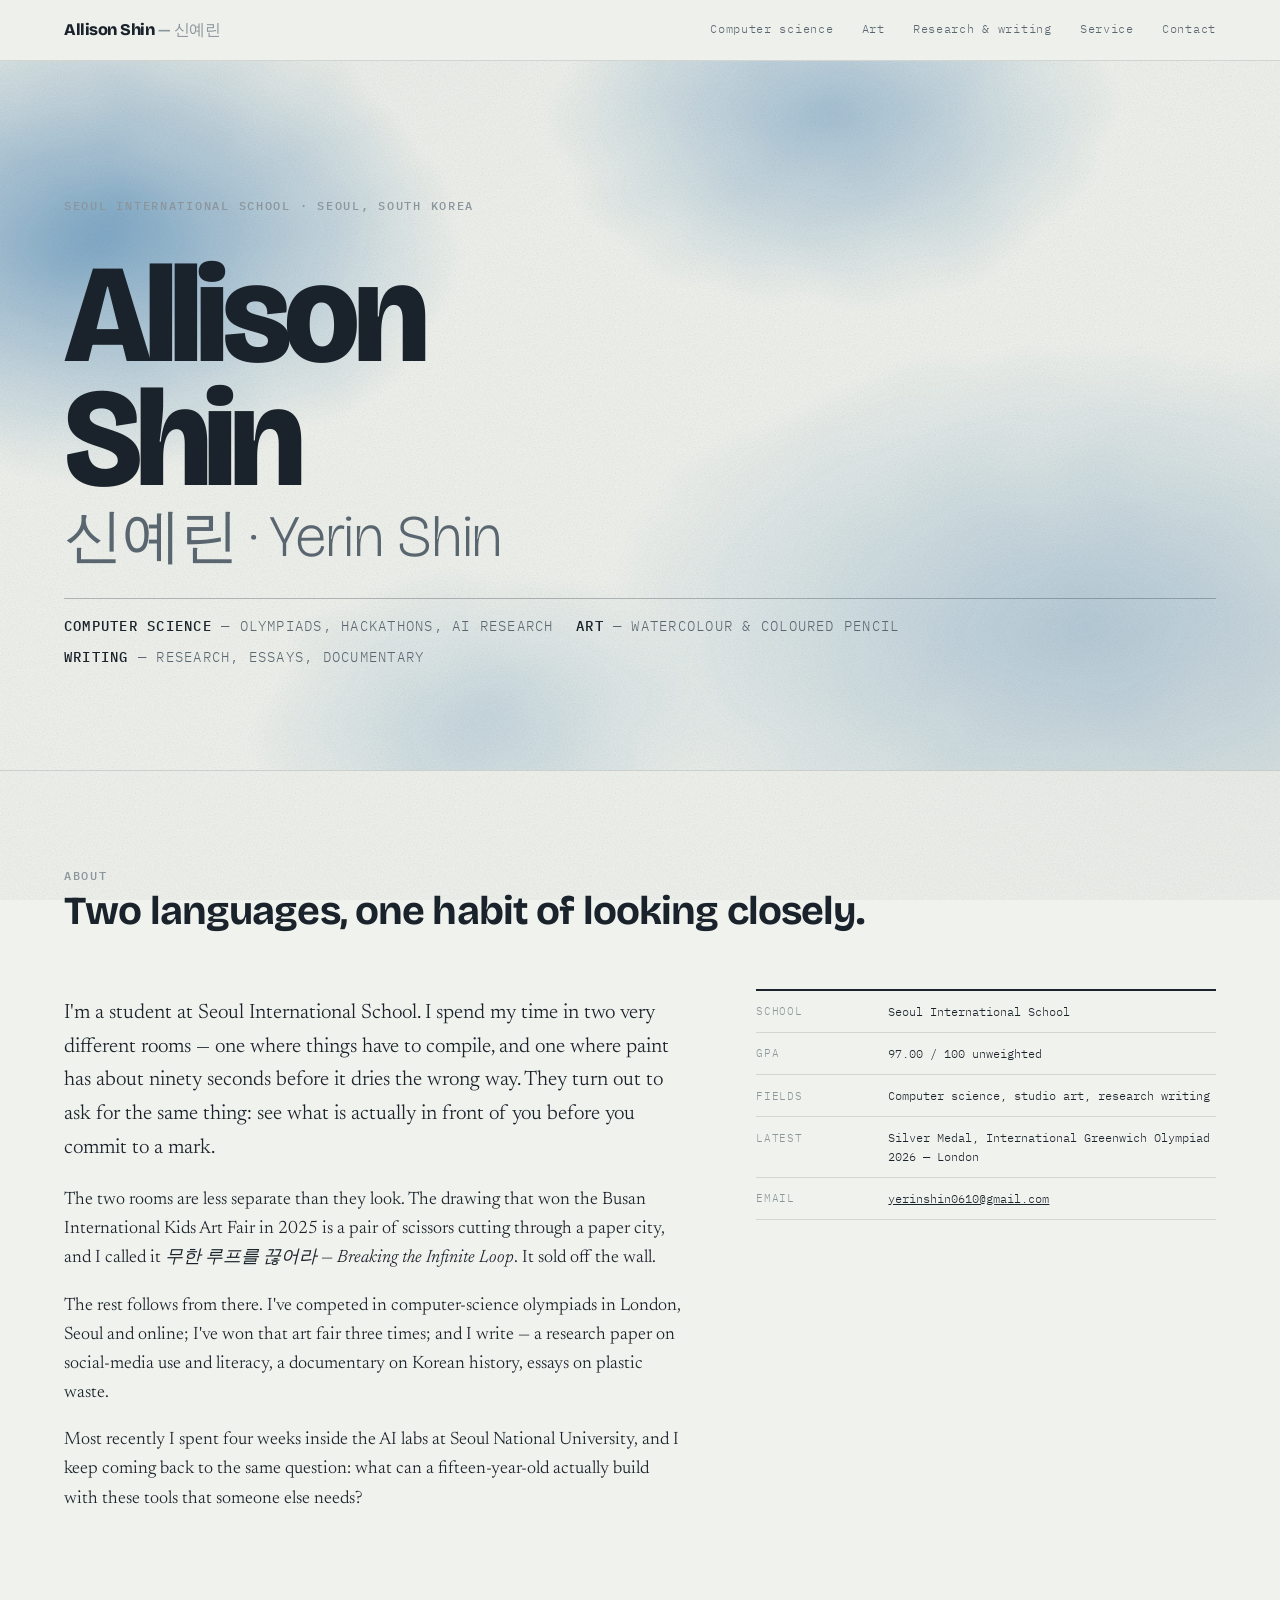
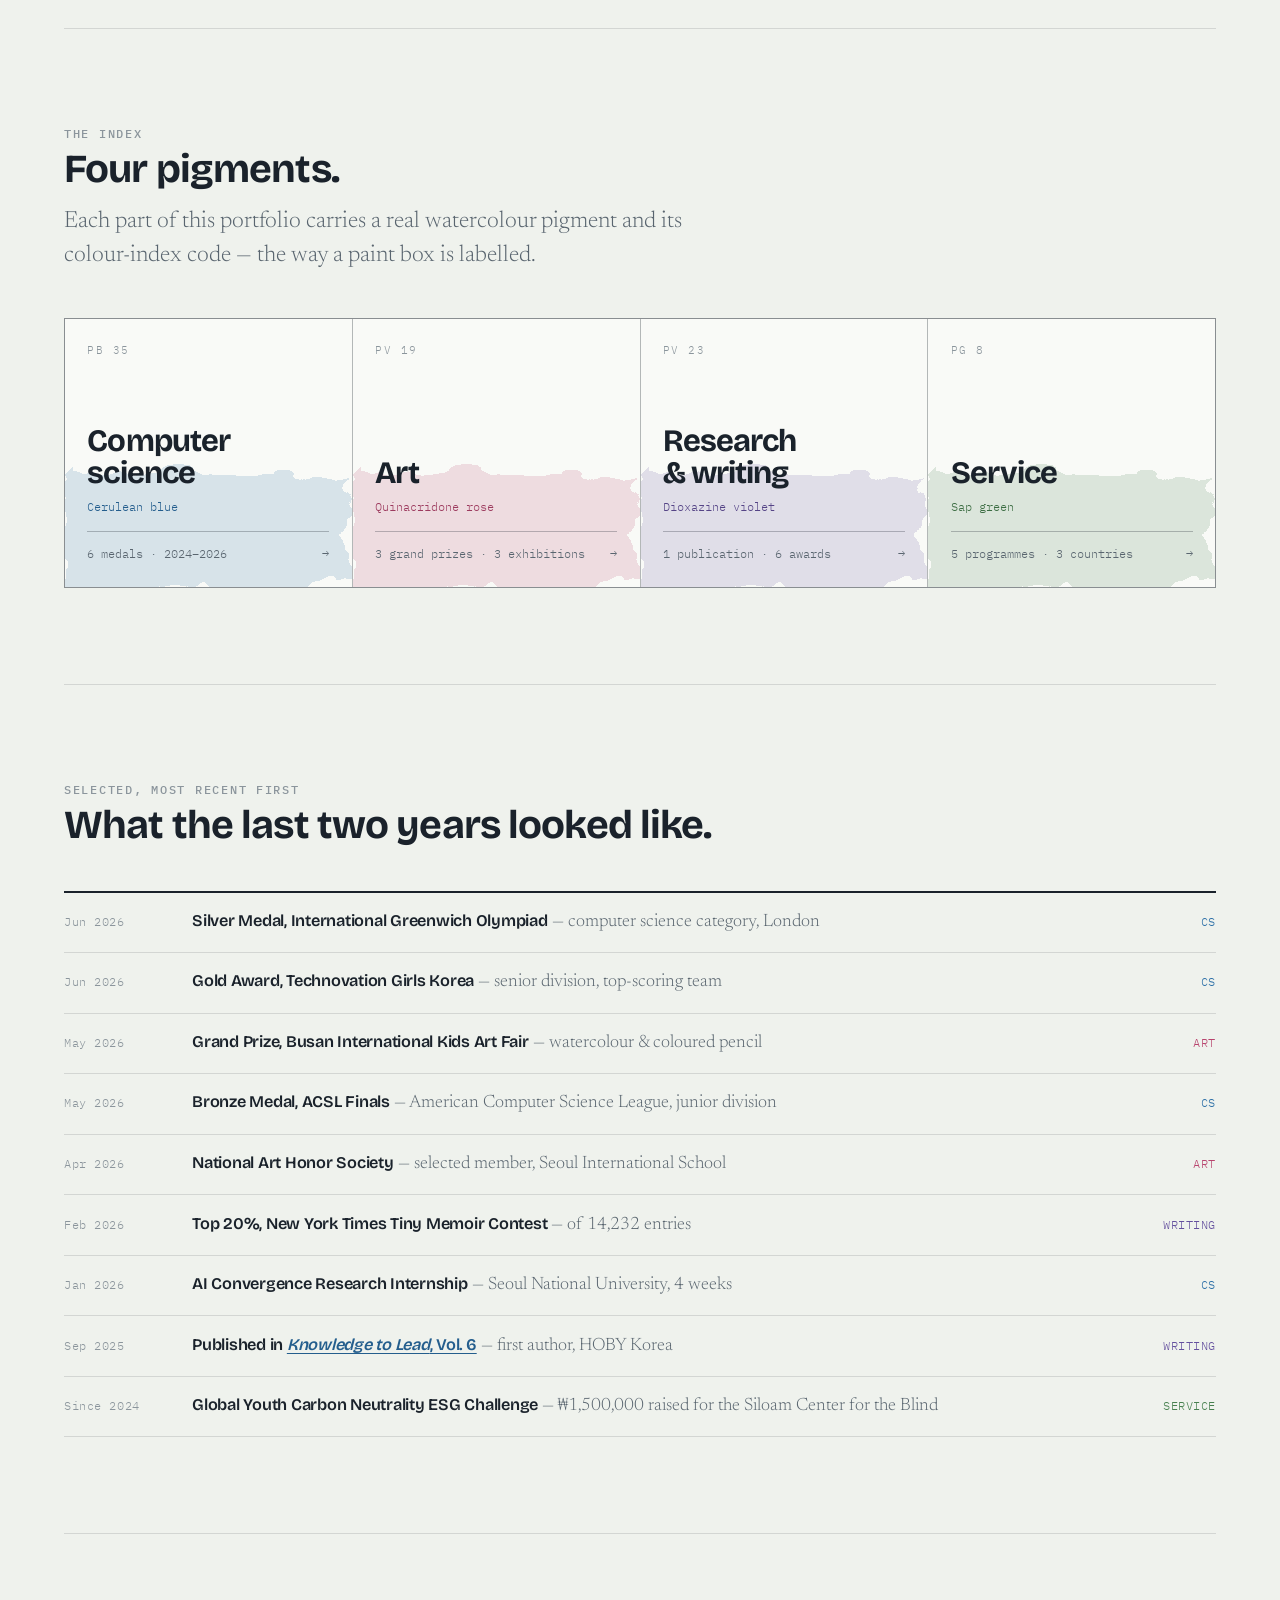
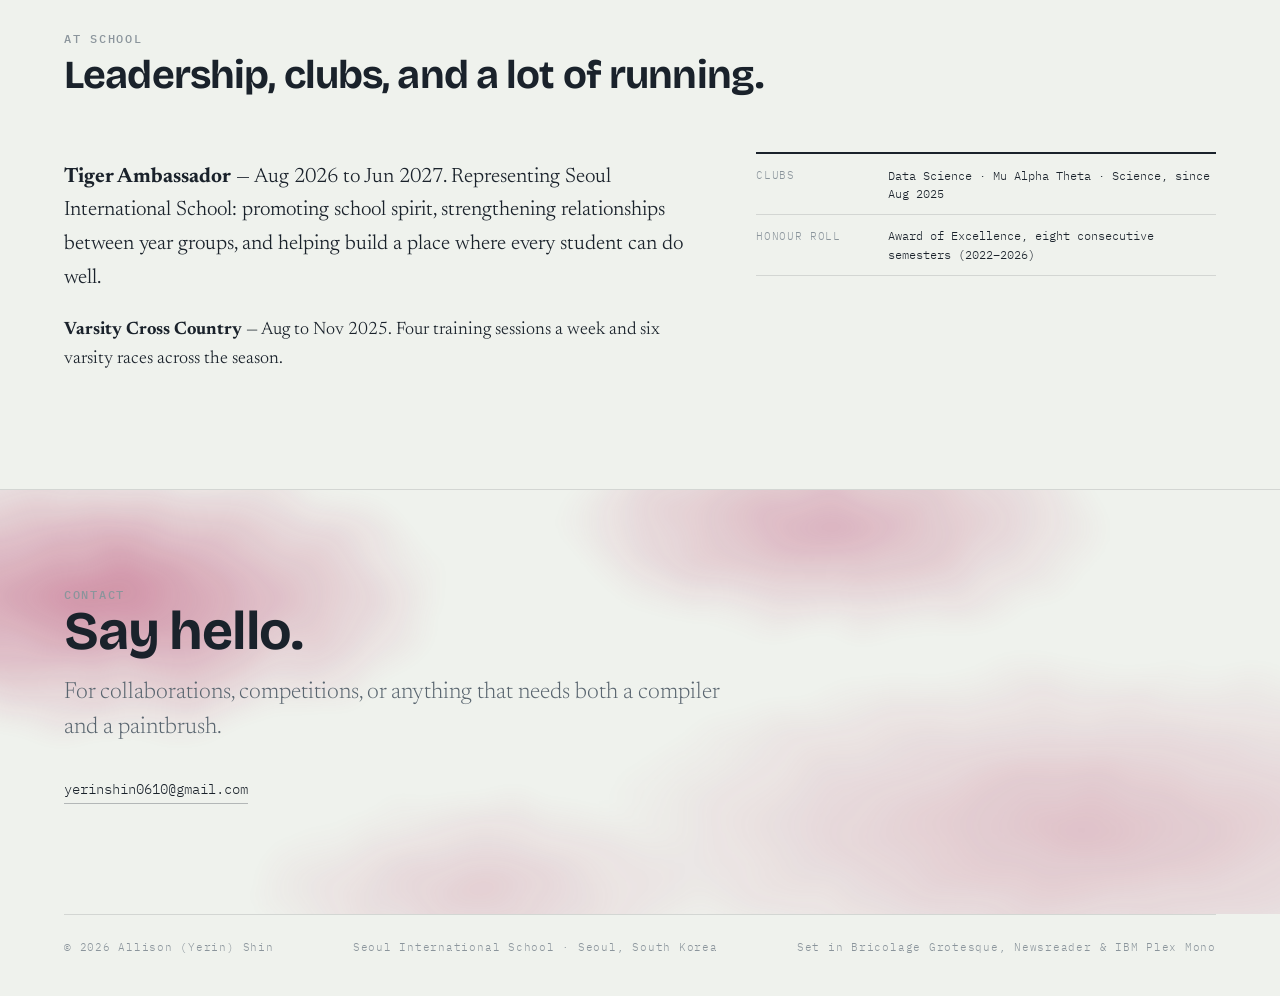
<file: index.html>
<!DOCTYPE html>
<html lang="en">
<head>
<meta charset="utf-8">
<meta name="viewport" content="width=device-width, initial-scale=1">
<title>Allison (Yerin) Shin — computer science, art &amp; writing</title>
<meta name="description" content="Portfolio of Allison (Yerin) Shin: computer science olympiads, watercolour painting, research writing and service work. Seoul International School.">
<meta name="author" content="Allison (Yerin) Shin">
<meta property="og:type" content="website">
<meta property="og:title" content="Allison (Yerin) Shin — computer science, art & writing">
<meta property="og:description" content="Computer science olympiads, watercolour painting, research writing and service. Seoul International School.">
<meta name="theme-color" content="#eff2ed">
<link rel="icon" href="favicon.svg" type="image/svg+xml">
<link rel="preconnect" href="https://fonts.googleapis.com">
<link rel="preconnect" href="https://fonts.gstatic.com" crossorigin>
<link href="https://fonts.googleapis.com/css2?family=Bricolage+Grotesque:opsz,wdth,wght@12..96,75..100,200..800&family=IBM+Plex+Mono:wght@400;500&family=Newsreader:opsz,wght@6..72,200..600&display=swap" rel="stylesheet">
<link rel="stylesheet" href="assets/css/style.css">
</head>
<body data-pigment="cs">

<!-- SVG filter: gives every pigment field a soft, irregular watercolour edge -->
<svg width="0" height="0" aria-hidden="true" focusable="false" style="position:absolute">
  <filter id="bleed" x="-20%" y="-20%" width="140%" height="140%" color-interpolation-filters="sRGB">
    <feTurbulence type="fractalNoise" baseFrequency="0.013 0.019" numOctaves="4" seed="7" result="noise"/>
    <feDisplacementMap in="SourceGraphic" in2="noise" scale="46" xChannelSelector="R" yChannelSelector="G"/>
  </filter>
</svg>

<a class="skip" href="#main">Skip to content</a>

<header class="masthead">
  <div class="shell masthead__inner">
    <a class="wordmark" href="index.html">Allison Shin <span>— 신예린</span></a>
    <nav class="nav" aria-label="Sections">
      <a href="computer-science.html">Computer&nbsp;science</a>
      <a href="art.html">Art</a>
      <a href="writing.html">Research&nbsp;&amp;&nbsp;writing</a>
      <a href="service.html">Service</a>
      <a href="index.html#contact">Contact</a>
    </nav>
  </div>
</header>

<main id="main">

  <!-- ── hero ─────────────────────────────────────────────── -->
  <section class="hero">
    <div class="wash"></div>
    <div class="shell hero__inner">
      <p class="eyebrow">Seoul International School · Seoul, South Korea</p>
      <h1 class="hero__name">Allison<br>Shin<em>신예린 · Yerin Shin</em></h1>
      <p class="hero__strap">
        <span><b>Computer science</b> — olympiads, hackathons, AI research</span>
        <span><b>Art</b> — watercolour &amp; coloured pencil</span>
        <span><b>Writing</b> — research, essays, documentary</span>
      </p>
    </div>
  </section>

  <!-- ── about ────────────────────────────────────────────── -->
  <section class="shell band" id="about">
    <div class="band__head" data-reveal>
      <p class="eyebrow">About</p>
      <h2>Two languages, one habit of looking closely.</h2>
    </div>
    <div class="about" data-reveal>
      <div class="stack">
        <p>I'm a student at Seoul International School. I spend my time in two very different
        rooms — one where things have to compile, and one where paint has about ninety seconds
        before it dries the wrong way. They turn out to ask for the same thing: see what is
        actually in front of you before you commit to a mark.</p>
        <p>The two rooms are less separate than they look. The drawing that won the Busan
        International Kids Art Fair in 2025 is a pair of scissors cutting through a paper city,
        and I called it <em>무한 루프를 끊어라</em> — <em>Breaking the Infinite Loop</em>. It sold
        off the wall.</p>
        <p>The rest follows from there. I've competed in computer-science olympiads in London,
        Seoul and online; I've won that art fair three times; and I write — a research paper on
        social-media use and literacy, a documentary on Korean history, essays on plastic waste.</p>
        <p>Most recently I spent four weeks inside the AI labs at Seoul National University,
        and I keep coming back to the same question: what can a fifteen-year-old actually
        build with these tools that someone else needs?</p>
      </div>
      <dl class="factsheet">
        <div><dt>School</dt><dd>Seoul International School</dd></div>
        <div><dt>GPA</dt><dd>97.00 / 100 unweighted</dd></div>
        <div><dt>Fields</dt><dd>Computer science, studio art, research writing</dd></div>
        <div><dt>Latest</dt><dd>Silver Medal, International Greenwich Olympiad 2026 — London</dd></div>
        <div><dt>Email</dt><dd><a href="mailto:yerinshin0610@gmail.com">yerinshin0610@gmail.com</a></dd></div>
      </dl>
    </div>
  </section>

  <!-- ── pigment index ────────────────────────────────────── -->
  <section class="shell band" id="work">
    <div class="band__head" data-reveal>
      <p class="eyebrow">The index</p>
      <h2>Four pigments.</h2>
      <p class="lede" style="margin-top:.9rem">Each part of this portfolio carries a real
      watercolour pigment and its colour-index code — the way a paint box is labelled.</p>
    </div>
    <div class="index-grid" data-reveal>

      <a class="swatch" data-pigment="cs" href="computer-science.html">
        <span class="swatch__code">PB 35</span>
        <span class="swatch__name">Computer<br>science</span>
        <span class="swatch__pigment">Cerulean blue</span>
        <span class="swatch__count"><span>6 medals · 2024–2026</span><span aria-hidden="true">→</span></span>
      </a>

      <a class="swatch" data-pigment="art" href="art.html">
        <span class="swatch__code">PV 19</span>
        <span class="swatch__name">Art</span>
        <span class="swatch__pigment">Quinacridone rose</span>
        <span class="swatch__count"><span>3 grand prizes · 3 exhibitions</span><span aria-hidden="true">→</span></span>
      </a>

      <a class="swatch" data-pigment="writing" href="writing.html">
        <span class="swatch__code">PV 23</span>
        <span class="swatch__name">Research<br>&amp; writing</span>
        <span class="swatch__pigment">Dioxazine violet</span>
        <span class="swatch__count"><span>1 publication · 6 awards</span><span aria-hidden="true">→</span></span>
      </a>

      <a class="swatch" data-pigment="service" href="service.html">
        <span class="swatch__code">PG 8</span>
        <span class="swatch__name">Service</span>
        <span class="swatch__pigment">Sap green</span>
        <span class="swatch__count"><span>5 programmes · 3 countries</span><span aria-hidden="true">→</span></span>
      </a>

    </div>
  </section>

  <!-- ── recent ───────────────────────────────────────────── -->
  <section class="shell band" id="recent">
    <div class="band__head" data-reveal>
      <p class="eyebrow">Selected, most recent first</p>
      <h2>What the last two years looked like.</h2>
    </div>
    <ul class="recent" data-reveal>
      <li><time datetime="2026-06">Jun 2026</time><span><strong>Silver Medal, International Greenwich Olympiad</strong> <span class="detail">— computer science category, London</span></span><span class="recent__cat" style="--dot:var(--cerulean)">CS</span></li>
      <li><time datetime="2026-06">Jun 2026</time><span><strong>Gold Award, Technovation Girls Korea</strong> <span class="detail">— senior division, top-scoring team</span></span><span class="recent__cat" style="--dot:var(--cerulean)">CS</span></li>
      <li><time datetime="2026-05">May 2026</time><span><strong>Grand Prize, Busan International Kids Art Fair</strong> <span class="detail">— watercolour &amp; coloured pencil</span></span><span class="recent__cat" style="--dot:var(--rose)">Art</span></li>
      <li><time datetime="2026-05">May 2026</time><span><strong>Bronze Medal, ACSL Finals</strong> <span class="detail">— American Computer Science League, junior division</span></span><span class="recent__cat" style="--dot:var(--cerulean)">CS</span></li>
      <li><time datetime="2026-04">Apr 2026</time><span><strong>National Art Honor Society</strong> <span class="detail">— selected member, Seoul International School</span></span><span class="recent__cat" style="--dot:var(--rose)">Art</span></li>
      <li><time datetime="2026-02">Feb 2026</time><span><strong>Top 20%, New York Times Tiny Memoir Contest</strong> <span class="detail">— of 14,232 entries</span></span><span class="recent__cat" style="--dot:var(--violet)">Writing</span></li>
      <li><time datetime="2026-01">Jan 2026</time><span><strong>AI Convergence Research Internship</strong> <span class="detail">— Seoul National University, 4 weeks</span></span><span class="recent__cat" style="--dot:var(--cerulean)">CS</span></li>
      <li><time datetime="2025-09">Sep 2025</time><span><strong>Published in <a class="ext" href="https://www.hobykorea.com/page/v6i1" target="_blank" rel="noopener"><em>Knowledge to Lead</em>, Vol. 6</a></strong> <span class="detail">— first author, HOBY Korea</span></span><span class="recent__cat" style="--dot:var(--violet)">Writing</span></li>
      <li><time datetime="2025-03">Since 2024</time><span><strong>Global Youth Carbon Neutrality ESG Challenge</strong> <span class="detail">— ₩1,500,000 raised for the Siloam Center for the Blind</span></span><span class="recent__cat" style="--dot:var(--sap)">Service</span></li>
    </ul>
  </section>

  <!-- ── school ───────────────────────────────────────────── -->
  <section class="shell band" id="school">
    <div class="band__head" data-reveal>
      <p class="eyebrow">At school</p>
      <h2>Leadership, clubs, and a lot of running.</h2>
    </div>
    <div class="about" data-reveal>
      <div class="stack">
        <p><strong>Tiger Ambassador</strong> — Aug 2026 to Jun 2027. Representing Seoul International
        School: promoting school spirit, strengthening relationships between year groups, and helping
        build a place where every student can do well.</p>
        <p><strong>Varsity Cross Country</strong> — Aug to Nov 2025. Four training sessions a week and
        six varsity races across the season.</p>
      </div>
      <dl class="factsheet">
        <div><dt>Clubs</dt><dd>Data Science · Mu Alpha Theta · Science, since Aug 2025</dd></div>
        <div><dt>Honour roll</dt><dd>Award of Excellence, eight consecutive semesters (2022–2026)</dd></div>
      </dl>
    </div>
  </section>

  <!-- ── contact ──────────────────────────────────────────── -->
  <section class="band contact" id="contact" style="--pigment:var(--rose)">
    <div class="wash" style="opacity:.5"></div>
    <div class="shell contact__inner" data-reveal>
      <p class="eyebrow">Contact</p>
      <h2>Say hello.</h2>
      <p class="lede" style="margin-top:1rem">For collaborations, competitions, or anything
      that needs both a compiler and a paintbrush.</p>
      <p class="contact__links">
        <a href="mailto:yerinshin0610@gmail.com">yerinshin0610@gmail.com</a>
      </p>
    </div>
  </section>

</main>

<footer class="shell colophon">
  <span>© 2026 Allison (Yerin) Shin</span>
  <span>Seoul International School · Seoul, South Korea</span>
  <span>Set in Bricolage Grotesque, Newsreader &amp; IBM Plex Mono</span>
</footer>

<script src="assets/js/main.js"></script>
</body>
</html>
</file>
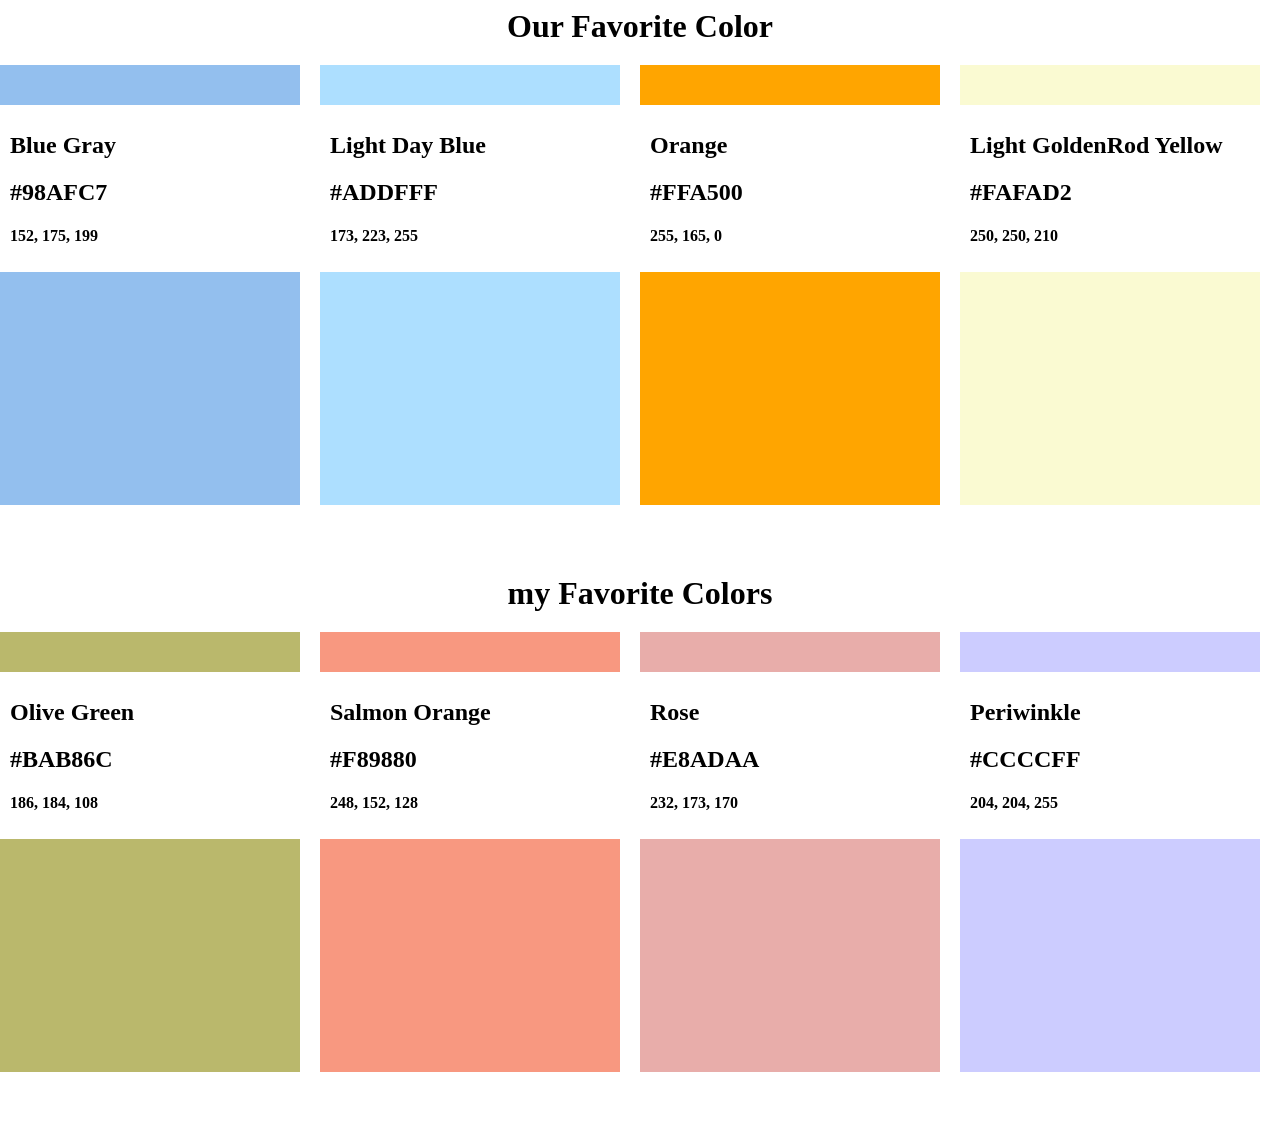
<file: personal_color/index.html>
<!DOCTYPE html>
<html lang="en">
  <head>
    <meta charset="UTF-8" />
    <meta http-equiv="X-UA-Compatible" content="IE=edge" />
    <meta name="viewport" content="width=device-width, initial-scale=1.0" />
    <title>Document</title>
    <link rel="stylesheet" href="style.css" />
  </head>
  <body>
    <div class="wrap">
      <h1 class="heading">Our Favorite Color</h1>
      <div class="container">
        <div class="main" id="first">
          <div class="inner">
            <h2>Blue Gray</h2>
            <h2>#98AFC7</h2>
            <h4>152, 175, 199</h4>
          </div>
        </div>
        <div class="main" id="second">
          <div class="inner">
            <h2>Light Day Blue</h2>
            <h2>#ADDFFF</h2>
            <h4>173, 223, 255</h4>
          </div>
        </div>
        <div class="main" id="third">
          <div class="inner">
            <h2>Orange</h2>
            <h2>#FFA500</h2>
            <h4>255, 165, 0</h4>
          </div>
        </div>
        <div class="main" id="fourth">
          <div class="inner">
            <h2>Light GoldenRod Yellow</h2>
            <h2>#FAFAD2</h2>
            <h4>250, 250, 210</h4>
          </div>
        </div>
      </div>
    </div>
    <div class="wrap">
      <h1 class="heading">my Favorite Colors</h1>
      <div class="container">
        <div class="main" id="blue_first">
          <div class="inner">
            <h2>Olive Green</h2>
            <h2>#BAB86C</h2>
            <h4>186, 184, 108</h4>
          </div>
        </div>
        <div class="main" id="sixth">
          <div class="inner">
            <h2>Salmon Orange</h2>
            <h2>#F89880</h2>
            <h4>248, 152, 128</h4>
          </div>
        </div>
        <div class="main" id="seventh">
          <div class="inner">
            <h2>Rose</h2>
            <h2>#E8ADAA</h2>
            <h4>232, 173, 170</h4>
          </div>
        </div>
        <div class="main" id="eighth">
          <div class="inner">
            <h2>Periwinkle</h2>
            <h2>#CCCCFF</h2>
            <h4>204, 204, 255</h4>
          </div>
        </div>
      </div>
    </div>
  </body>
</html>
</file>
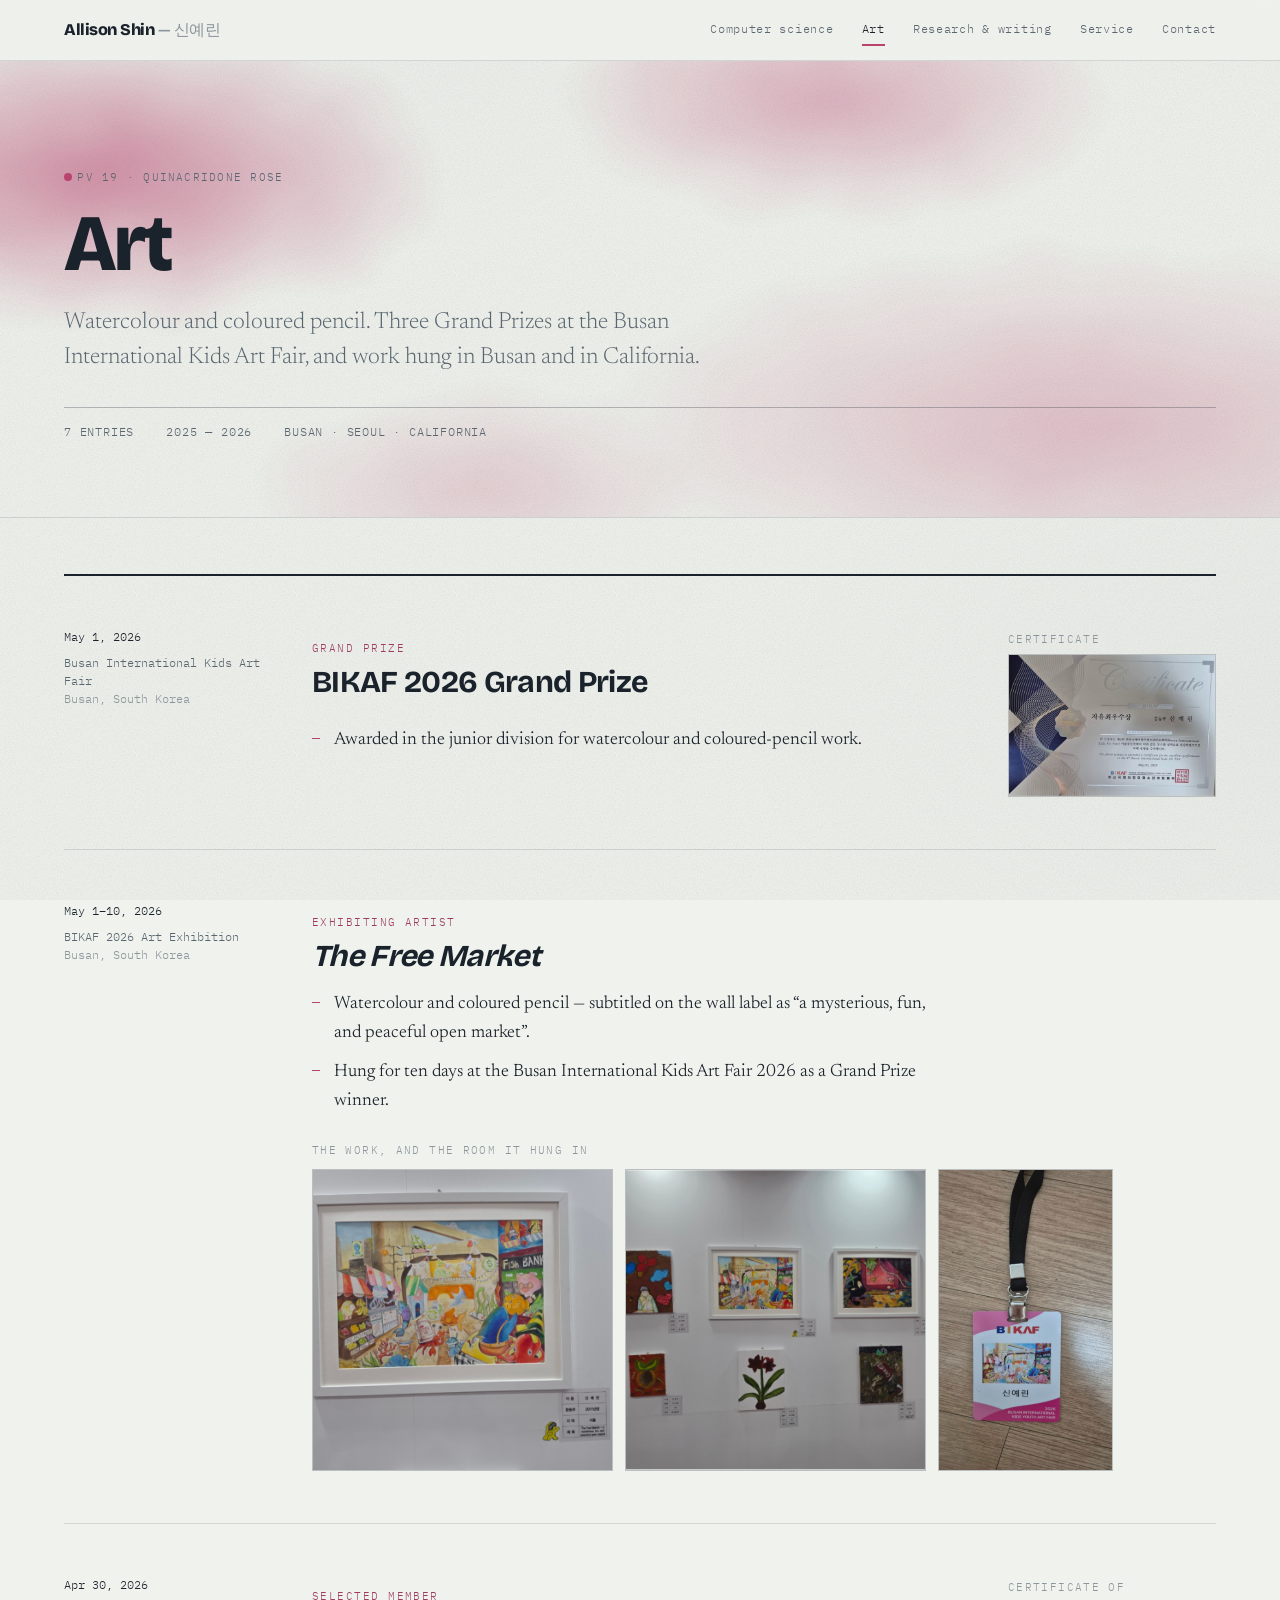
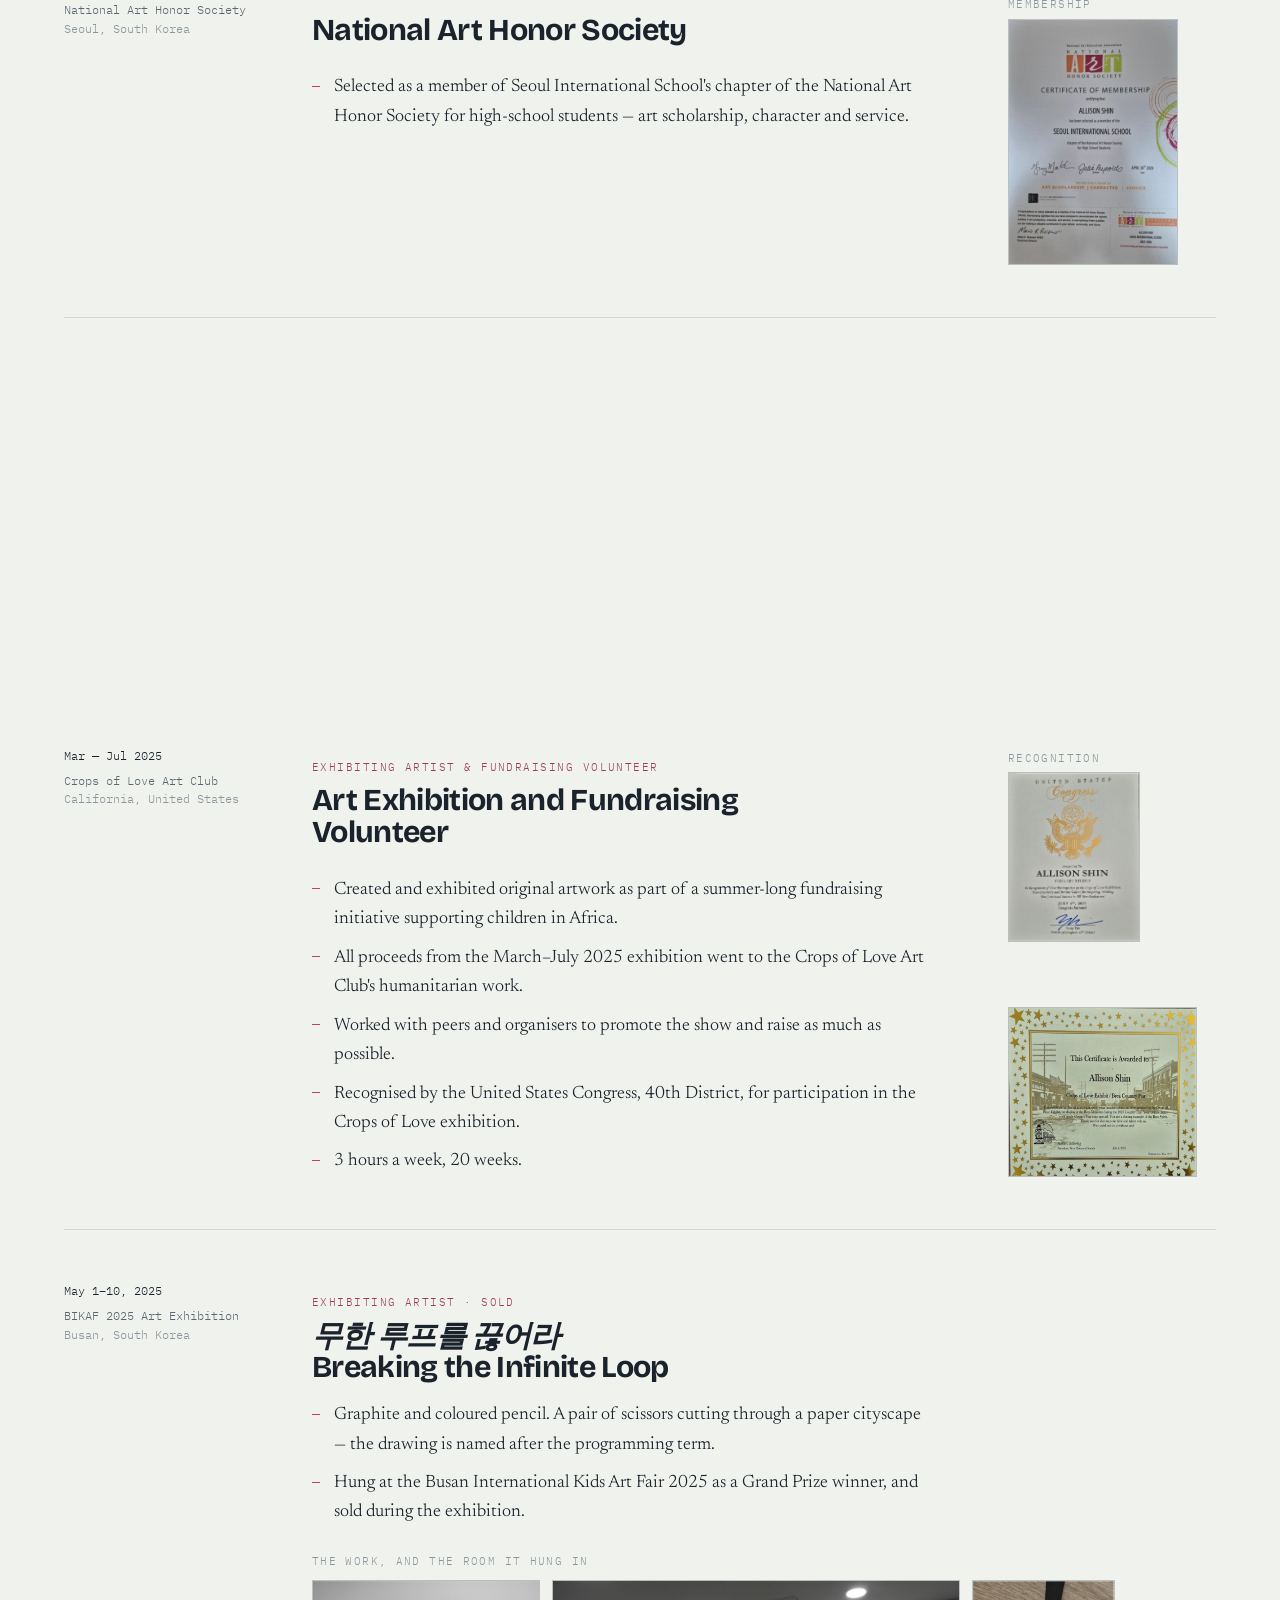
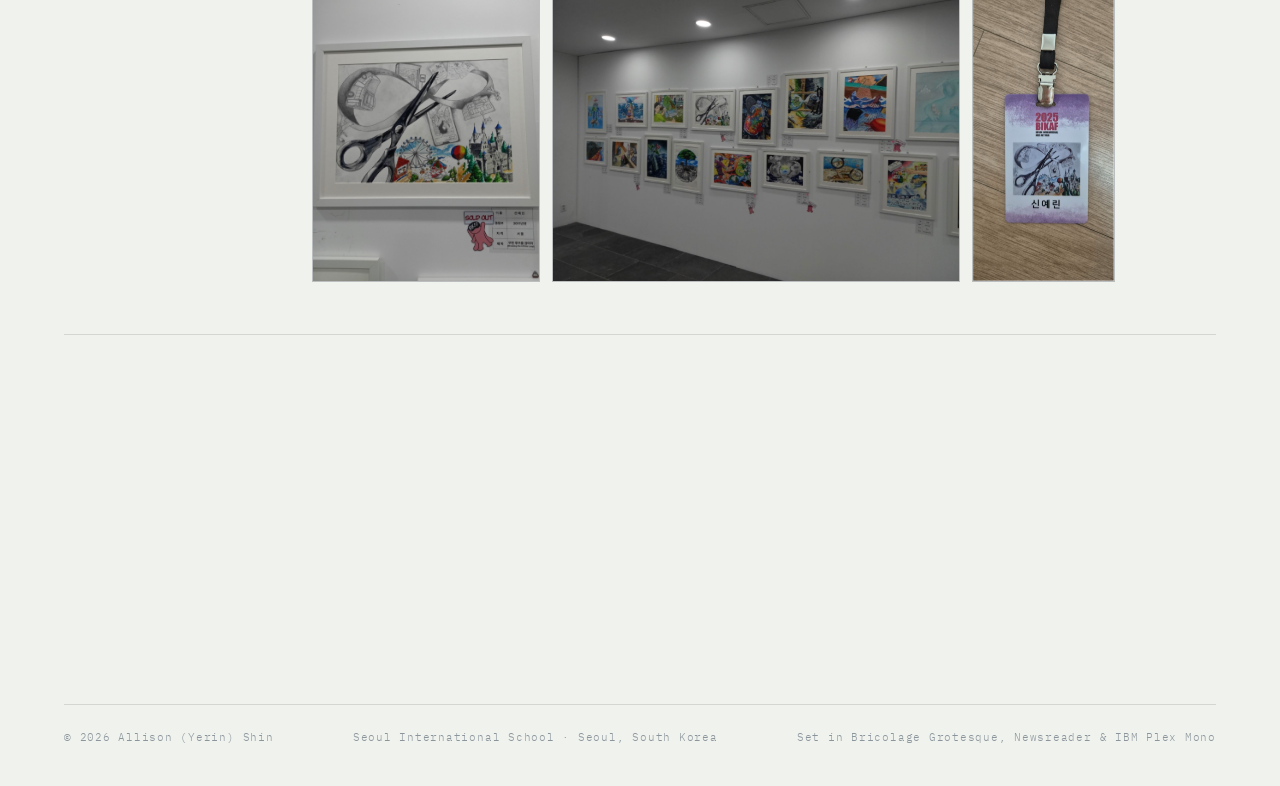
<file: art.html>
<!DOCTYPE html>
<html lang="en">
<head>
<meta charset="utf-8">
<meta name="viewport" content="width=device-width, initial-scale=1">
<title>Art — Allison (Yerin) Shin</title>
<meta name="description" content="Watercolour and coloured-pencil work: three Grand Prizes at the Busan International Kids Art Fair, exhibitions in Busan and California, and National Art Honor Society membership.">
<meta name="author" content="Allison (Yerin) Shin">
<meta property="og:type" content="website">
<meta property="og:title" content="Art — Allison (Yerin) Shin">
<meta property="og:description" content="Watercolour and coloured pencil: three Grand Prizes at the Busan International Kids Art Fair.">
<meta name="theme-color" content="#eff2ed">
<link rel="icon" href="favicon.svg" type="image/svg+xml">
<link rel="preconnect" href="https://fonts.googleapis.com">
<link rel="preconnect" href="https://fonts.gstatic.com" crossorigin>
<link href="https://fonts.googleapis.com/css2?family=Bricolage+Grotesque:opsz,wdth,wght@12..96,75..100,200..800&family=IBM+Plex+Mono:wght@400;500&family=Newsreader:opsz,wght@6..72,200..600&display=swap" rel="stylesheet">
<link rel="stylesheet" href="assets/css/style.css">
</head>
<body data-pigment="art">

<!-- SVG filter: gives every pigment field a soft, irregular watercolour edge -->
<svg width="0" height="0" aria-hidden="true" focusable="false" style="position:absolute">
  <filter id="bleed" x="-20%" y="-20%" width="140%" height="140%" color-interpolation-filters="sRGB">
    <feTurbulence type="fractalNoise" baseFrequency="0.013 0.019" numOctaves="4" seed="7" result="noise"/>
    <feDisplacementMap in="SourceGraphic" in2="noise" scale="46" xChannelSelector="R" yChannelSelector="G"/>
  </filter>
</svg>

<a class="skip" href="#main">Skip to content</a>

<header class="masthead">
  <div class="shell masthead__inner">
    <a class="wordmark" href="index.html">Allison Shin <span>— 신예린</span></a>
    <nav class="nav" aria-label="Sections">
      <a href="computer-science.html">Computer&nbsp;science</a>
      <a href="art.html">Art</a>
      <a href="writing.html">Research&nbsp;&amp;&nbsp;writing</a>
      <a href="service.html">Service</a>
      <a href="index.html#contact">Contact</a>
    </nav>
  </div>
</header>

<main id="main">

  <section class="page-head">
    <div class="wash"></div>
    <div class="shell page-head__inner">
      <p class="pigment-tag">PV 19 · Quinacridone rose</p>
      <h1>Art</h1>
      <p class="lede">Watercolour and coloured pencil. Three Grand Prizes at the Busan
      International Kids Art Fair, and work hung in Busan and in California.</p>
      <p class="page-head__meta">
        <span>7 entries</span>
        <span>2025 — 2026</span>
        <span>Busan · Seoul · California</span>
      </p>
    </div>
  </section>

  <div class="shell band">
  <ol class="entries">

    <li class="entry" data-reveal>
      <div class="entry__rail">
        <span class="date">May 1, 2026</span>
        <span class="org">Busan International Kids Art Fair</span>
        <span class="place">Busan, South Korea</span>
      </div>
      <div class="entry__body entry__body--side">
        <p class="entry__role">Grand prize</p>
        <h2>BIKAF 2026 Grand Prize</h2>
        <ul class="notes">
          <li>Awarded in the junior division for watercolour and coloured-pencil work.</li>
        </ul>
        <div class="plates plates--side">
          <p class="plates__label">Certificate</p>
          <div class="plates__col">
            <button class="plate" type="button"><img src="assets/img/art/bikaf-2026-award.jpg" alt="BIKAF 2026 Grand Prize certificate, junior division" loading="lazy"></button>
          </div>
        </div>
      </div>
    </li>

    <li class="entry" data-reveal>
      <div class="entry__rail">
        <span class="date">May 1–10, 2026</span>
        <span class="org">BIKAF 2026 Art Exhibition</span>
        <span class="place">Busan, South Korea</span>
      </div>
      <div class="entry__body">
        <p class="entry__role">Exhibiting artist</p>
        <h2><em style="font-style:italic">The Free Market</em></h2>
        <ul class="notes">
          <li>Watercolour and coloured pencil — subtitled on the wall label as
          &ldquo;a mysterious, fun, and peaceful open market&rdquo;.</li>
          <li>Hung for ten days at the Busan International Kids Art Fair 2026 as a
          Grand Prize winner.</li>
        </ul>
        <div class="plates plates--works">
          <p class="plates__label">The work, and the room it hung in</p>
          <button class="plate" type="button"><img src="assets/img/art/bikaf-2026-work.jpg" alt="Framed watercolour and coloured-pencil painting of a bustling seaside market full of fish, fruit stalls and a &quot;Fish Bank&quot;, exhibited at BIKAF 2026" loading="lazy"></button>
          <button class="plate" type="button"><img src="assets/img/art/bikaf-2026-gallery.jpg" alt="Gallery wall at the BIKAF 2026 exhibition with framed works" loading="lazy"></button>
          <button class="plate" type="button"><img src="assets/img/art/bikaf-2026-badge.jpg" alt="BIKAF 2026 exhibitor badge" loading="lazy"></button>
        </div>
      </div>
    </li>

    <li class="entry" data-reveal>
      <div class="entry__rail">
        <span class="date">Apr 30, 2026</span>
        <span class="org">National Art Honor Society</span>
        <span class="place">Seoul, South Korea</span>
      </div>
      <div class="entry__body entry__body--side">
        <p class="entry__role">Selected member</p>
        <h2>National Art Honor Society</h2>
        <ul class="notes">
          <li>Selected as a member of Seoul International School's chapter of the National Art
          Honor Society for high-school students — art scholarship, character and service.</li>
        </ul>
        <div class="plates plates--side">
          <p class="plates__label">Certificate of membership</p>
          <div class="plates__col">
            <button class="plate" type="button"><img src="assets/img/art/nahs-membership.jpg" alt="National Art Honor Society certificate of membership, Seoul International School chapter" loading="lazy"></button>
          </div>
        </div>
      </div>
    </li>

    <li class="entry" data-reveal>
      <div class="entry__rail">
        <span class="date">Dec 1, 2025</span>
        <span class="org">BIKAF in Louvre</span>
        <span class="place">Paris, France</span>
      </div>
      <div class="entry__body entry__body--side">
        <p class="entry__role">Grand prize</p>
        <h2>BIKAF in Louvre Art Exhibition 2025</h2>
        <ul class="notes">
          <li>Grand Prize in the junior division for watercolour and coloured-pencil work at the
          5th BIKAF in Louvre competition.</li>
        </ul>
        <div class="plates plates--side">
          <p class="plates__label">Certificate</p>
          <div class="plates__col">
            <button class="plate" type="button"><img src="assets/img/art/bikaf-louvre-award.jpg" alt="BIKAF in Louvre 2025 Grand Prize certificate" loading="lazy"></button>
          </div>
        </div>
      </div>
    </li>

    <li class="entry" data-reveal>
      <div class="entry__rail">
        <span class="date">Mar — Jul 2025</span>
        <span class="org">Crops of Love Art Club</span>
        <span class="place">California, United States</span>
      </div>
      <div class="entry__body entry__body--side">
        <p class="entry__role">Exhibiting artist &amp; fundraising volunteer</p>
        <h2>Art Exhibition and Fundraising Volunteer</h2>
        <ul class="notes">
          <li>Created and exhibited original artwork as part of a summer-long fundraising
          initiative supporting children in Africa.</li>
          <li>All proceeds from the March–July 2025 exhibition went to the Crops of Love Art
          Club's humanitarian work.</li>
          <li>Worked with peers and organisers to promote the show and raise as much as possible.</li>
          <li>Recognised by the United States Congress, 40th District, for participation in the
          Crops of Love exhibition.</li>
          <li>3 hours a week, 20 weeks.</li>
        </ul>
        <div class="plates plates--side">
          <p class="plates__label">Recognition</p>
          <div class="plates__col">
            <button class="plate" type="button"><img src="assets/img/art/crops-of-love-congress.jpg" alt="United States Congress certificate of recognition for participation in the Crops of Love exhibition" loading="lazy"></button>
            <button class="plate" type="button"><img src="assets/img/art/crops-of-love-exhibit.jpg" alt="Crops of Love Exhibit certificate, Brea County Fair" loading="lazy"></button>
          </div>
        </div>
      </div>
    </li>

    <li class="entry" data-reveal>
      <div class="entry__rail">
        <span class="date">May 1–10, 2025</span>
        <span class="org">BIKAF 2025 Art Exhibition</span>
        <span class="place">Busan, South Korea</span>
      </div>
      <div class="entry__body">
        <p class="entry__role">Exhibiting artist · sold</p>
        <h2><em style="font-style:italic">무한 루프를 끊어라</em><br>Breaking the Infinite Loop</h2>
        <ul class="notes">
          <li>Graphite and coloured pencil. A pair of scissors cutting through a paper
          cityscape — the drawing is named after the programming term.</li>
          <li>Hung at the Busan International Kids Art Fair 2025 as a Grand Prize winner,
          and sold during the exhibition.</li>
        </ul>
        <div class="plates plates--works">
          <p class="plates__label">The work, and the room it hung in</p>
          <button class="plate" type="button"><img src="assets/img/art/bikaf-2025-work.jpg" alt="&quot;Breaking the Infinite Loop&quot; — framed graphite and coloured-pencil drawing of scissors cutting through a paper cityscape, exhibited at BIKAF 2025" loading="lazy"></button>
          <button class="plate" type="button"><img src="assets/img/art/bikaf-2025-gallery.jpg" alt="Gallery wall at the BIKAF 2025 exhibition in Busan" loading="lazy"></button>
          <button class="plate" type="button"><img src="assets/img/art/bikaf-2025-badge.jpg" alt="BIKAF 2025 exhibitor badge" loading="lazy"></button>
        </div>
      </div>
    </li>

    <li class="entry" data-reveal>
      <div class="entry__rail">
        <span class="date">Feb 14, 2025</span>
        <span class="org">Busan International Kids Art Fair</span>
        <span class="place">Busan, South Korea</span>
      </div>
      <div class="entry__body entry__body--side">
        <p class="entry__role">Grand prize</p>
        <h2>BIKAF 2025 Grand Prize</h2>
        <ul class="notes">
          <li>Awarded in the junior division for watercolour and coloured-pencil work.</li>
        </ul>
        <div class="plates plates--side">
          <p class="plates__label">Certificate</p>
          <div class="plates__col">
            <button class="plate" type="button"><img src="assets/img/art/bikaf-2025-watercolor.jpg" alt="BIKAF 2025 Grand Prize certificate for watercolour and coloured-pencil work" loading="lazy"></button>
          </div>
        </div>
      </div>
    </li>

  </ol>
  </div>

</main>

<footer class="shell colophon">
  <span>© 2026 Allison (Yerin) Shin</span>
  <span>Seoul International School · Seoul, South Korea</span>
  <span>Set in Bricolage Grotesque, Newsreader &amp; IBM Plex Mono</span>
</footer>

<script src="assets/js/main.js"></script>
</body>
</html>
</file>
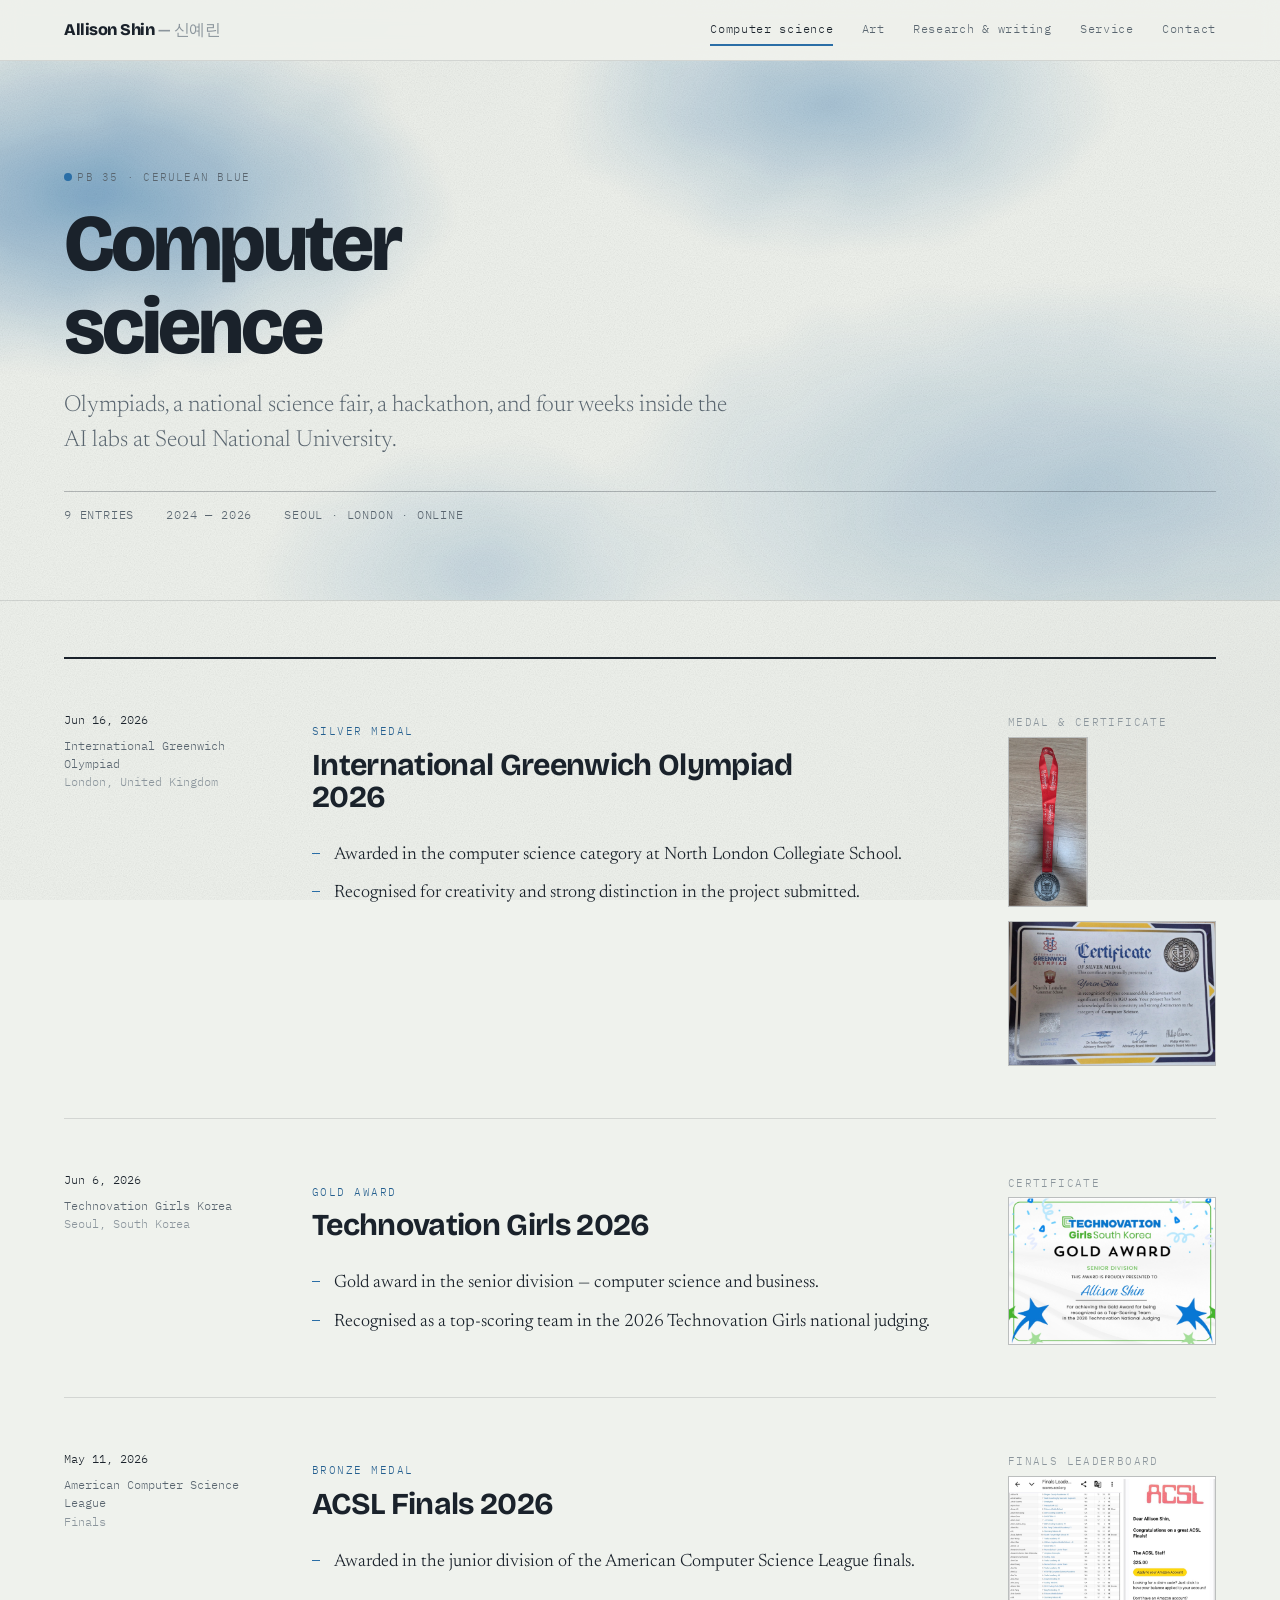
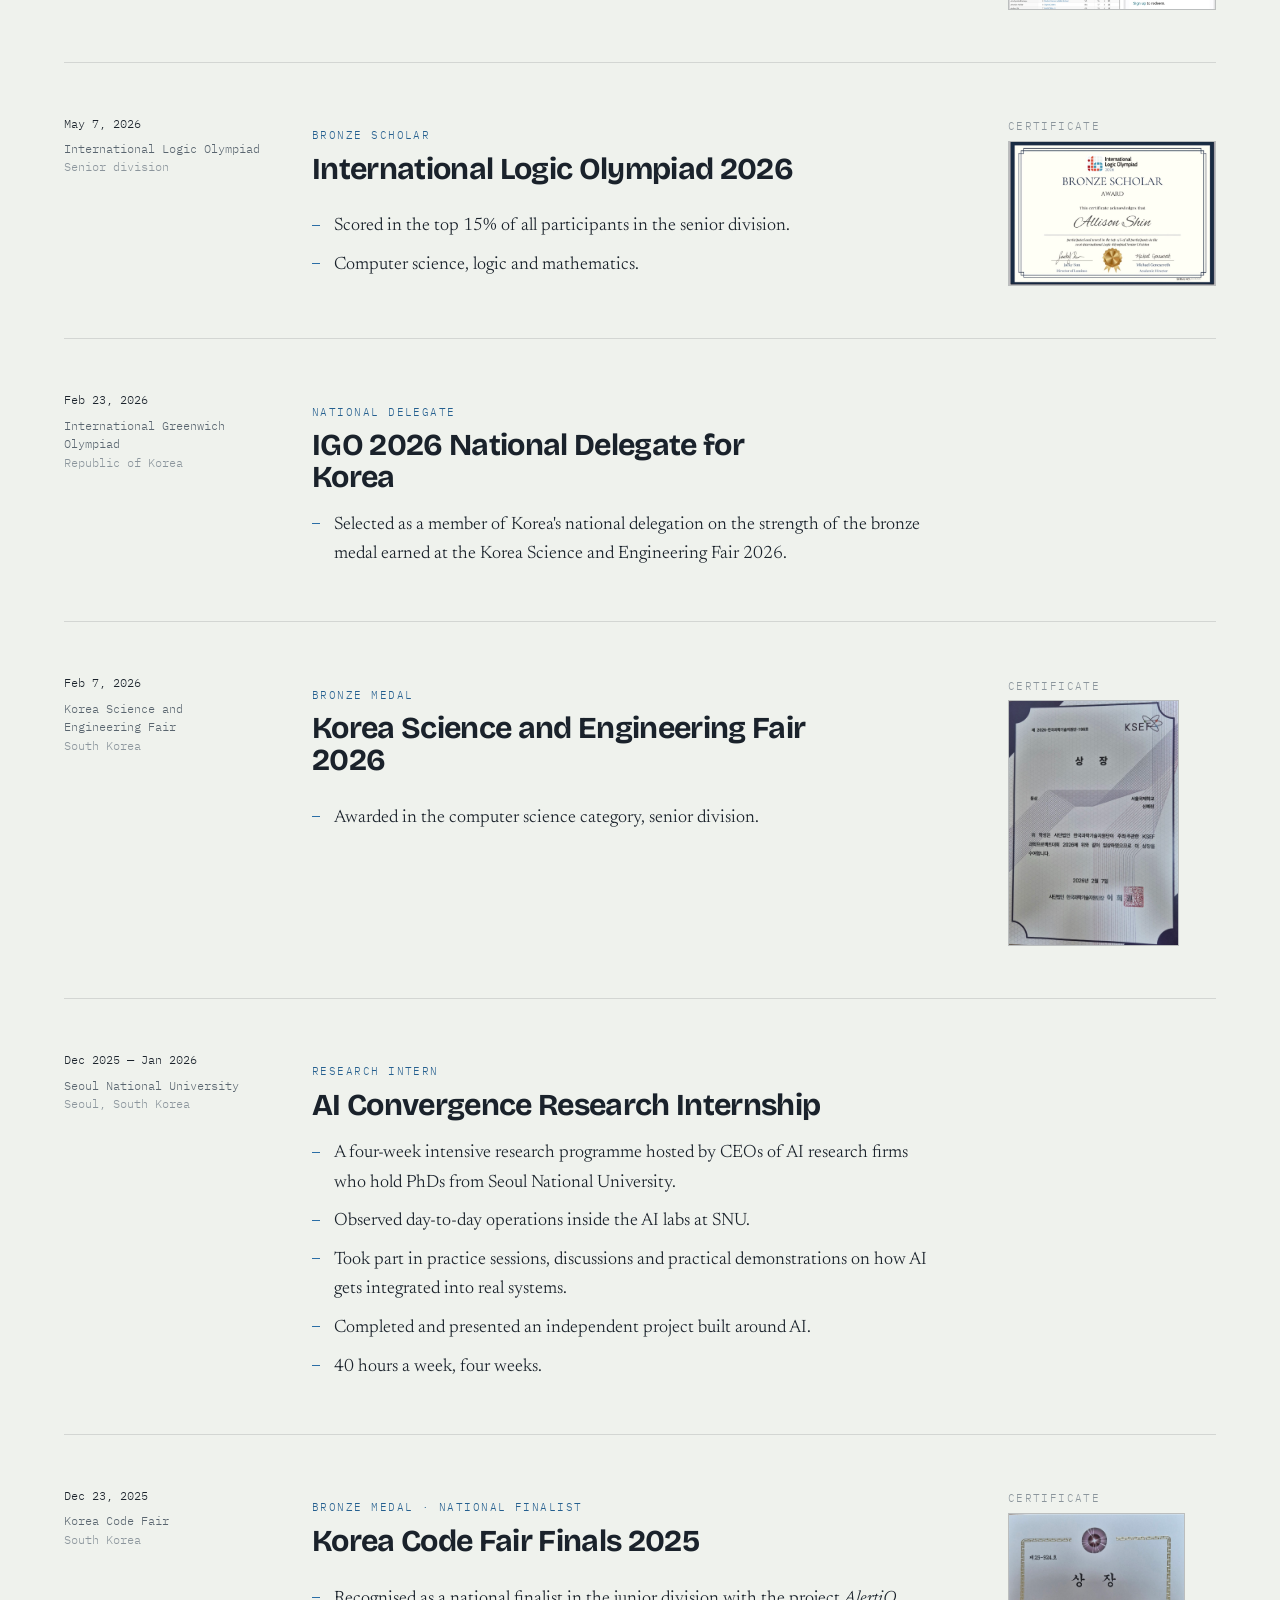
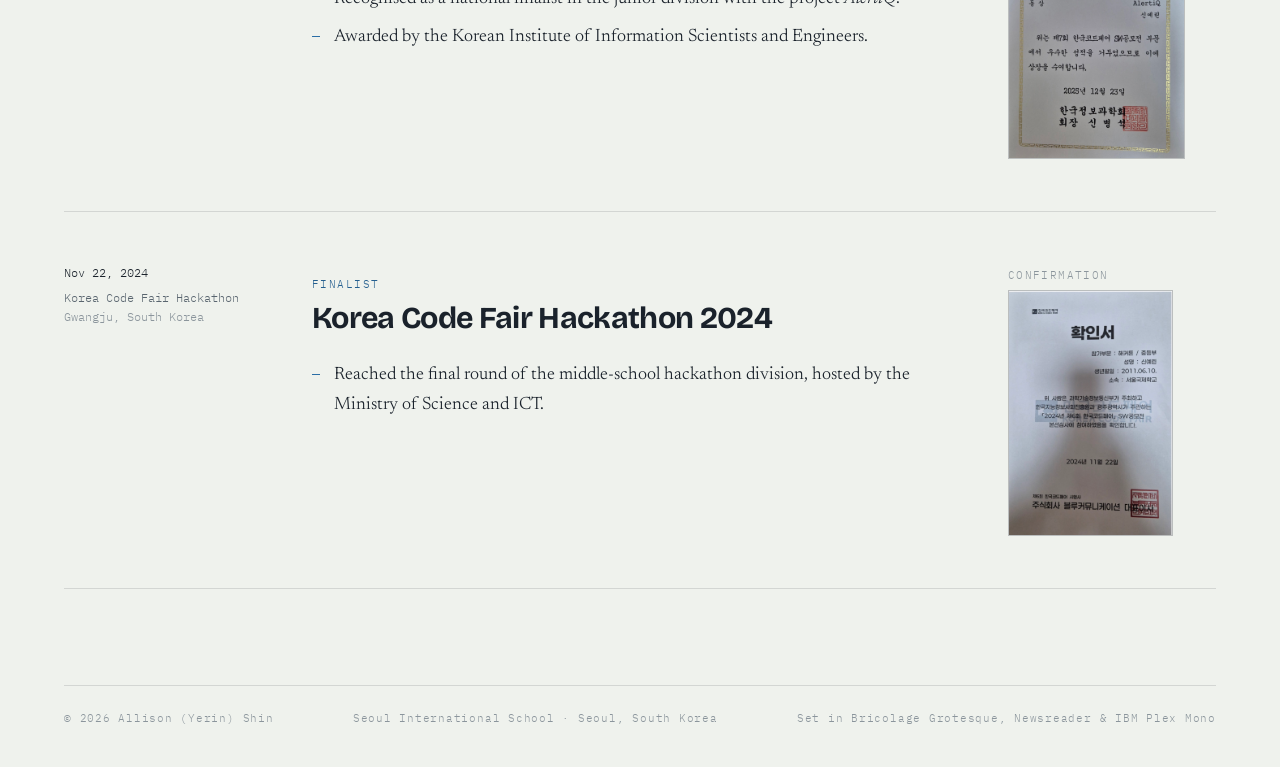
<file: computer-science.html>
<!DOCTYPE html>
<html lang="en">
<head>
<meta charset="utf-8">
<meta name="viewport" content="width=device-width, initial-scale=1">
<title>Computer science — Allison (Yerin) Shin</title>
<meta name="description" content="Computer science awards and research: International Greenwich Olympiad, Technovation Girls, ACSL, International Logic Olympiad, KSEF, Korea Code Fair, and an AI research internship at Seoul National University.">
<meta name="author" content="Allison (Yerin) Shin">
<meta property="og:type" content="website">
<meta property="og:title" content="Computer science — Allison (Yerin) Shin">
<meta property="og:description" content="Olympiads, a national science fair, a hackathon, and AI research at Seoul National University.">
<meta name="theme-color" content="#eff2ed">
<link rel="icon" href="favicon.svg" type="image/svg+xml">
<link rel="preconnect" href="https://fonts.googleapis.com">
<link rel="preconnect" href="https://fonts.gstatic.com" crossorigin>
<link href="https://fonts.googleapis.com/css2?family=Bricolage+Grotesque:opsz,wdth,wght@12..96,75..100,200..800&family=IBM+Plex+Mono:wght@400;500&family=Newsreader:opsz,wght@6..72,200..600&display=swap" rel="stylesheet">
<link rel="stylesheet" href="assets/css/style.css">
</head>
<body data-pigment="cs">

<!-- SVG filter: gives every pigment field a soft, irregular watercolour edge -->
<svg width="0" height="0" aria-hidden="true" focusable="false" style="position:absolute">
  <filter id="bleed" x="-20%" y="-20%" width="140%" height="140%" color-interpolation-filters="sRGB">
    <feTurbulence type="fractalNoise" baseFrequency="0.013 0.019" numOctaves="4" seed="7" result="noise"/>
    <feDisplacementMap in="SourceGraphic" in2="noise" scale="46" xChannelSelector="R" yChannelSelector="G"/>
  </filter>
</svg>

<a class="skip" href="#main">Skip to content</a>

<header class="masthead">
  <div class="shell masthead__inner">
    <a class="wordmark" href="index.html">Allison Shin <span>— 신예린</span></a>
    <nav class="nav" aria-label="Sections">
      <a href="computer-science.html">Computer&nbsp;science</a>
      <a href="art.html">Art</a>
      <a href="writing.html">Research&nbsp;&amp;&nbsp;writing</a>
      <a href="service.html">Service</a>
      <a href="index.html#contact">Contact</a>
    </nav>
  </div>
</header>

<main id="main">

  <section class="page-head">
    <div class="wash"></div>
    <div class="shell page-head__inner">
      <p class="pigment-tag">PB 35 · Cerulean blue</p>
      <h1>Computer<br>science</h1>
      <p class="lede">Olympiads, a national science fair, a hackathon, and four weeks inside
      the AI labs at Seoul National University.</p>
      <p class="page-head__meta">
        <span>9 entries</span>
        <span>2024 — 2026</span>
        <span>Seoul · London · online</span>
      </p>
    </div>
  </section>

  <div class="shell band">
  <ol class="entries">

    <li class="entry" data-reveal>
      <div class="entry__rail">
        <span class="date">Jun 16, 2026</span>
        <span class="org">International Greenwich Olympiad</span>
        <span class="place">London, United Kingdom</span>
      </div>
      <div class="entry__body entry__body--side">
        <p class="entry__role">Silver medal</p>
        <h2>International Greenwich Olympiad 2026</h2>
        <ul class="notes">
          <li>Awarded in the computer science category at North London Collegiate School.</li>
          <li>Recognised for creativity and strong distinction in the project submitted.</li>
        </ul>
        <div class="plates plates--side">
          <p class="plates__label">Medal &amp; certificate</p>
          <div class="plates__col">
            <button class="plate" type="button"><img src="assets/img/cs/igo-medal.jpg" alt="Silver medal from the International Greenwich Olympiad 2026" loading="lazy"></button>
            <button class="plate" type="button"><img src="assets/img/cs/igo-certificate.jpg" alt="IGO 2026 silver medal certificate in the computer science category" loading="lazy"></button>
          </div>
        </div>
      </div>
    </li>

    <li class="entry" data-reveal>
      <div class="entry__rail">
        <span class="date">Jun 6, 2026</span>
        <span class="org">Technovation Girls Korea</span>
        <span class="place">Seoul, South Korea</span>
      </div>
      <div class="entry__body entry__body--side">
        <p class="entry__role">Gold award</p>
        <h2>Technovation Girls 2026</h2>
        <ul class="notes">
          <li>Gold award in the senior division — computer science and business.</li>
          <li>Recognised as a top-scoring team in the 2026 Technovation Girls national judging.</li>
        </ul>
        <div class="plates plates--side">
          <p class="plates__label">Certificate</p>
          <div class="plates__col">
            <button class="plate" type="button"><img src="assets/img/cs/technovation-gold.jpg" alt="Technovation Girls South Korea 2026 gold award certificate, senior division" loading="lazy"></button>
          </div>
        </div>
      </div>
    </li>

    <li class="entry" data-reveal>
      <div class="entry__rail">
        <span class="date">May 11, 2026</span>
        <span class="org">American Computer Science League</span>
        <span class="place">Finals</span>
      </div>
      <div class="entry__body entry__body--side">
        <p class="entry__role">Bronze medal</p>
        <h2>ACSL Finals 2026</h2>
        <ul class="notes">
          <li>Awarded in the junior division of the American Computer Science League finals.</li>
        </ul>
        <div class="plates plates--side">
          <p class="plates__label">Finals leaderboard</p>
          <div class="plates__col">
            <button class="plate" type="button"><img src="assets/img/cs/acsl-finals.jpg" alt="ACSL 2026 finals leaderboard listing Allison Shin, and the award notification" loading="lazy"></button>
          </div>
        </div>
      </div>
    </li>

    <li class="entry" data-reveal>
      <div class="entry__rail">
        <span class="date">May 7, 2026</span>
        <span class="org">International Logic Olympiad</span>
        <span class="place">Senior division</span>
      </div>
      <div class="entry__body entry__body--side">
        <p class="entry__role">Bronze scholar</p>
        <h2>International Logic Olympiad 2026</h2>
        <ul class="notes">
          <li>Scored in the top 15% of all participants in the senior division.</li>
          <li>Computer science, logic and mathematics.</li>
        </ul>
        <div class="plates plates--side">
          <p class="plates__label">Certificate</p>
          <div class="plates__col">
            <button class="plate" type="button"><img src="assets/img/cs/ilo-bronze.jpg" alt="International Logic Olympiad 2026 Bronze Scholar award certificate" loading="lazy"></button>
          </div>
        </div>
      </div>
    </li>

    <li class="entry" data-reveal>
      <div class="entry__rail">
        <span class="date">Feb 23, 2026</span>
        <span class="org">International Greenwich Olympiad</span>
        <span class="place">Republic of Korea</span>
      </div>
      <div class="entry__body">
        <p class="entry__role">National delegate</p>
        <h2>IGO 2026 National Delegate for Korea</h2>
        <ul class="notes">
          <li>Selected as a member of Korea's national delegation on the strength of the bronze
          medal earned at the Korea Science and Engineering Fair 2026.</li>
        </ul>
      </div>
    </li>

    <li class="entry" data-reveal>
      <div class="entry__rail">
        <span class="date">Feb 7, 2026</span>
        <span class="org">Korea Science and Engineering Fair</span>
        <span class="place">South Korea</span>
      </div>
      <div class="entry__body entry__body--side">
        <p class="entry__role">Bronze medal</p>
        <h2>Korea Science and Engineering Fair 2026</h2>
        <ul class="notes">
          <li>Awarded in the computer science category, senior division.</li>
        </ul>
        <div class="plates plates--side">
          <p class="plates__label">Certificate</p>
          <div class="plates__col">
            <button class="plate" type="button"><img src="assets/img/cs/ksef-bronze.jpg" alt="Korea Science and Engineering Fair 2026 bronze medal certificate" loading="lazy"></button>
          </div>
        </div>
      </div>
    </li>

    <li class="entry" data-reveal>
      <div class="entry__rail">
        <span class="date">Dec 2025 — Jan 2026</span>
        <span class="org">Seoul National University</span>
        <span class="place">Seoul, South Korea</span>
      </div>
      <div class="entry__body">
        <p class="entry__role">Research intern</p>
        <h2>AI Convergence Research Internship</h2>
        <ul class="notes">
          <li>A four-week intensive research programme hosted by CEOs of AI research firms
          who hold PhDs from Seoul National University.</li>
          <li>Observed day-to-day operations inside the AI labs at SNU.</li>
          <li>Took part in practice sessions, discussions and practical demonstrations on
          how AI gets integrated into real systems.</li>
          <li>Completed and presented an independent project built around AI.</li>
          <li>40 hours a week, four weeks.</li>
        </ul>
      </div>
    </li>

    <li class="entry" data-reveal>
      <div class="entry__rail">
        <span class="date">Dec 23, 2025</span>
        <span class="org">Korea Code Fair</span>
        <span class="place">South Korea</span>
      </div>
      <div class="entry__body entry__body--side">
        <p class="entry__role">Bronze medal · national finalist</p>
        <h2>Korea Code Fair Finals 2025</h2>
        <ul class="notes">
          <li>Recognised as a national finalist in the junior division with the project
          <em>AlertiQ</em>.</li>
          <li>Awarded by the Korean Institute of Information Scientists and Engineers.</li>
        </ul>
        <div class="plates plates--side">
          <p class="plates__label">Certificate</p>
          <div class="plates__col">
            <button class="plate" type="button"><img src="assets/img/cs/kcf-bronze.jpg" alt="Korea Code Fair 2025 bronze medal certificate for the AlertiQ project" loading="lazy"></button>
          </div>
        </div>
      </div>
    </li>

    <li class="entry" data-reveal>
      <div class="entry__rail">
        <span class="date">Nov 22, 2024</span>
        <span class="org">Korea Code Fair Hackathon</span>
        <span class="place">Gwangju, South Korea</span>
      </div>
      <div class="entry__body entry__body--side">
        <p class="entry__role">Finalist</p>
        <h2>Korea Code Fair Hackathon 2024</h2>
        <ul class="notes">
          <li>Reached the final round of the middle-school hackathon division, hosted by the
          Ministry of Science and ICT.</li>
        </ul>
        <div class="plates plates--side">
          <p class="plates__label">Confirmation</p>
          <div class="plates__col">
            <button class="plate" type="button"><img src="assets/img/cs/kcf-hackathon-2024.jpg" alt="Korea Code Fair 2024 hackathon finals participation confirmation" loading="lazy"></button>
          </div>
        </div>
      </div>
    </li>

  </ol>
  </div>

</main>

<footer class="shell colophon">
  <span>© 2026 Allison (Yerin) Shin</span>
  <span>Seoul International School · Seoul, South Korea</span>
  <span>Set in Bricolage Grotesque, Newsreader &amp; IBM Plex Mono</span>
</footer>

<script src="assets/js/main.js"></script>
</body>
</html>
</file>
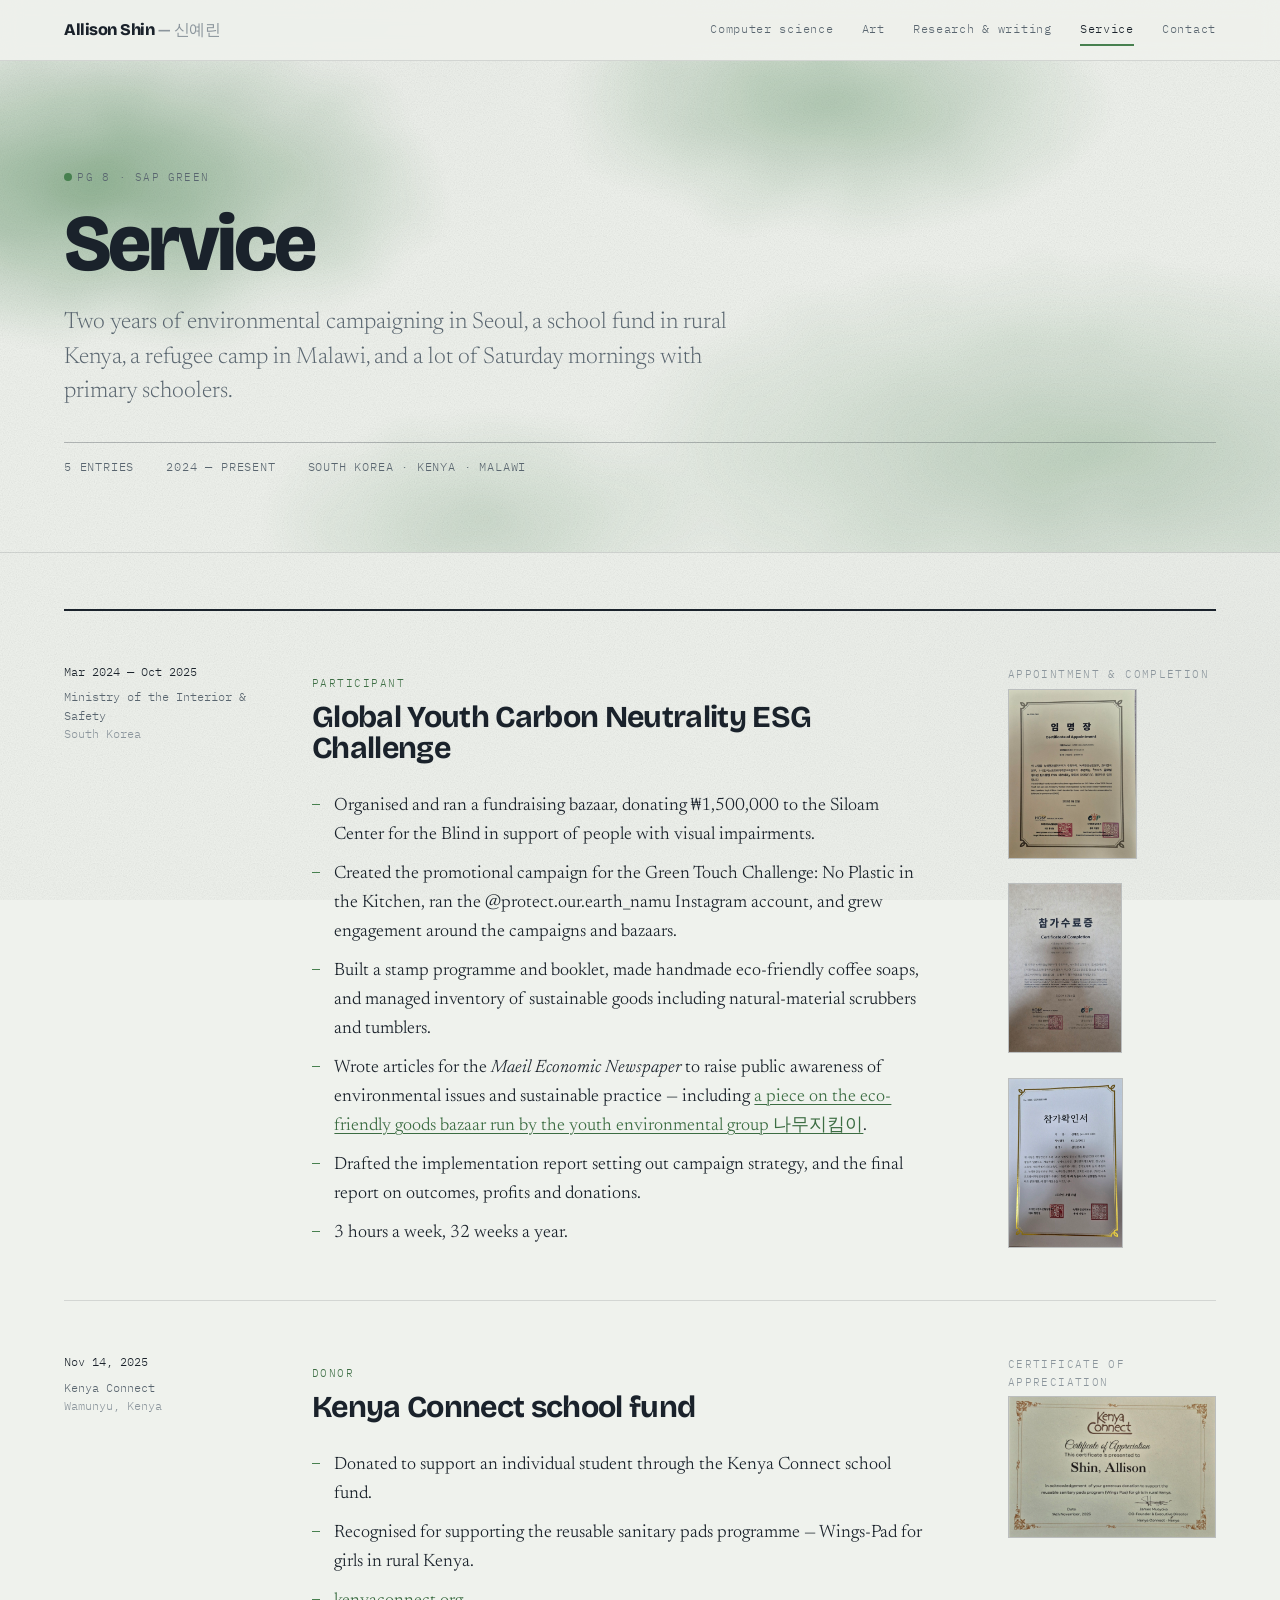
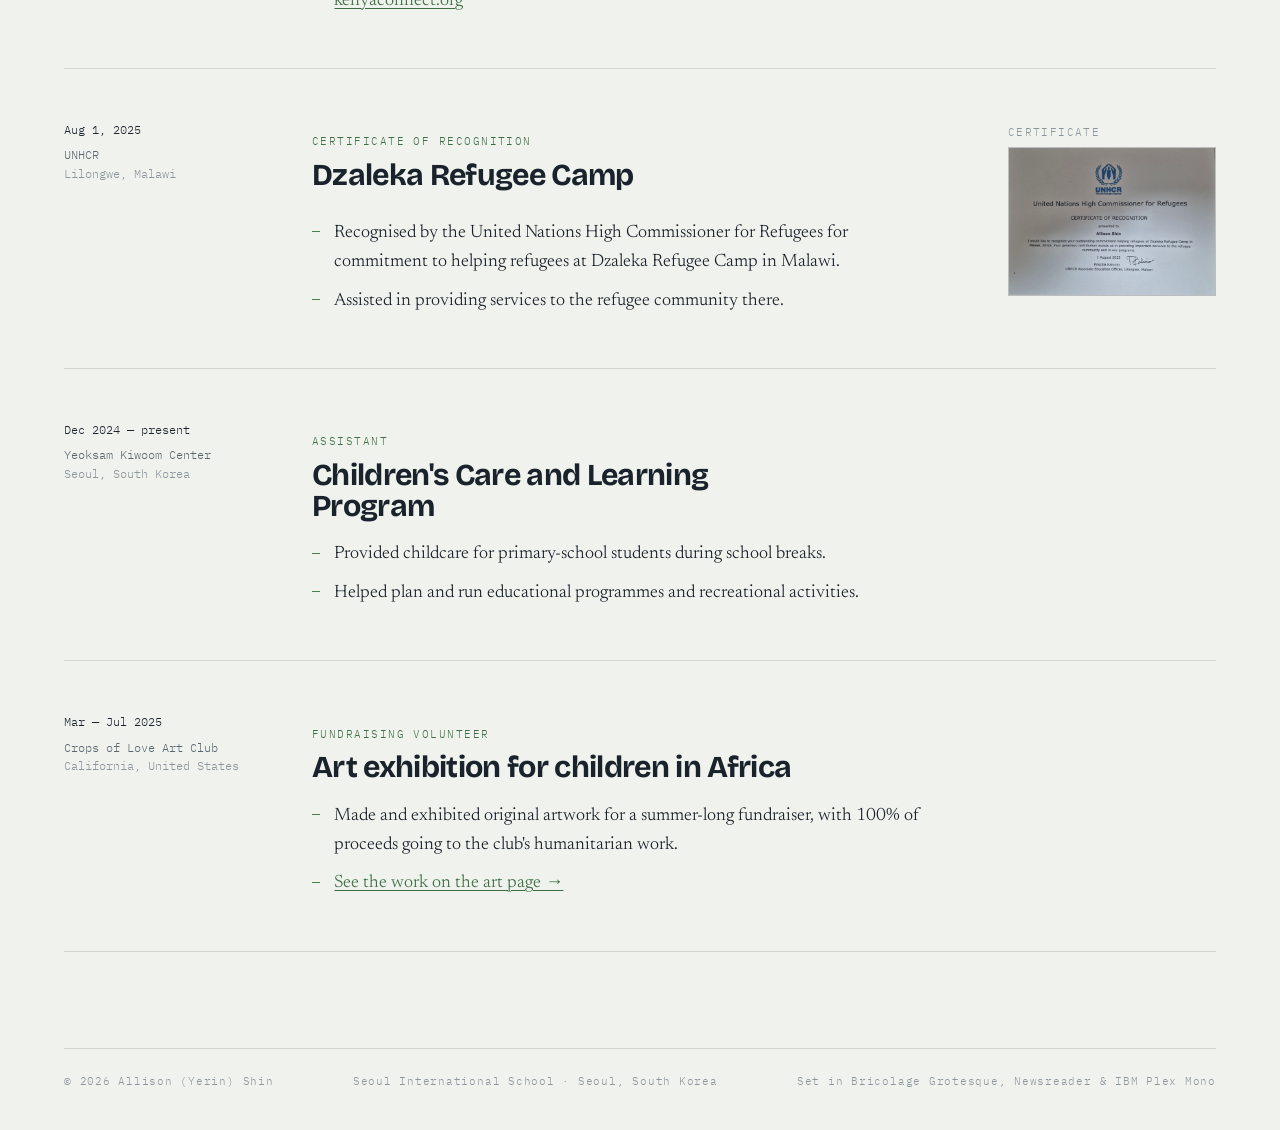
<file: service.html>
<!DOCTYPE html>
<html lang="en">
<head>
<meta charset="utf-8">
<meta name="viewport" content="width=device-width, initial-scale=1">
<title>Service — Allison (Yerin) Shin</title>
<meta name="description" content="Community service: the Global Youth Carbon Neutrality ESG Challenge, Kenya Connect, UNHCR recognition for work at Dzaleka Refugee Camp, and childcare at the Yeoksam Kiwoom Center.">
<meta name="author" content="Allison (Yerin) Shin">
<meta property="og:type" content="website">
<meta property="og:title" content="Service — Allison (Yerin) Shin">
<meta property="og:description" content="Environmental campaigning in Seoul, a school fund in Kenya, and a refugee camp in Malawi.">
<meta name="theme-color" content="#eff2ed">
<link rel="icon" href="favicon.svg" type="image/svg+xml">
<link rel="preconnect" href="https://fonts.googleapis.com">
<link rel="preconnect" href="https://fonts.gstatic.com" crossorigin>
<link href="https://fonts.googleapis.com/css2?family=Bricolage+Grotesque:opsz,wdth,wght@12..96,75..100,200..800&family=IBM+Plex+Mono:wght@400;500&family=Newsreader:opsz,wght@6..72,200..600&display=swap" rel="stylesheet">
<link rel="stylesheet" href="assets/css/style.css">
</head>
<body data-pigment="service">

<!-- SVG filter: gives every pigment field a soft, irregular watercolour edge -->
<svg width="0" height="0" aria-hidden="true" focusable="false" style="position:absolute">
  <filter id="bleed" x="-20%" y="-20%" width="140%" height="140%" color-interpolation-filters="sRGB">
    <feTurbulence type="fractalNoise" baseFrequency="0.013 0.019" numOctaves="4" seed="7" result="noise"/>
    <feDisplacementMap in="SourceGraphic" in2="noise" scale="46" xChannelSelector="R" yChannelSelector="G"/>
  </filter>
</svg>

<a class="skip" href="#main">Skip to content</a>

<header class="masthead">
  <div class="shell masthead__inner">
    <a class="wordmark" href="index.html">Allison Shin <span>— 신예린</span></a>
    <nav class="nav" aria-label="Sections">
      <a href="computer-science.html">Computer&nbsp;science</a>
      <a href="art.html">Art</a>
      <a href="writing.html">Research&nbsp;&amp;&nbsp;writing</a>
      <a href="service.html">Service</a>
      <a href="index.html#contact">Contact</a>
    </nav>
  </div>
</header>

<main id="main">

  <section class="page-head">
    <div class="wash"></div>
    <div class="shell page-head__inner">
      <p class="pigment-tag">PG 8 · Sap green</p>
      <h1>Service</h1>
      <p class="lede">Two years of environmental campaigning in Seoul, a school fund in rural
      Kenya, a refugee camp in Malawi, and a lot of Saturday mornings with primary schoolers.</p>
      <p class="page-head__meta">
        <span>5 entries</span>
        <span>2024 — present</span>
        <span>South Korea · Kenya · Malawi</span>
      </p>
    </div>
  </section>

  <div class="shell band">
  <ol class="entries">

    <li class="entry" data-reveal>
      <div class="entry__rail">
        <span class="date">Mar 2024 — Oct 2025</span>
        <span class="org">Ministry of the Interior &amp; Safety</span>
        <span class="place">South Korea</span>
      </div>
      <div class="entry__body entry__body--side">
        <p class="entry__role">Participant</p>
        <h2>Global Youth Carbon Neutrality ESG Challenge</h2>
        <ul class="notes">
          <li>Organised and ran a fundraising bazaar, donating ₩1,500,000 to the Siloam Center
          for the Blind in support of people with visual impairments.</li>
          <li>Created the promotional campaign for the Green Touch Challenge: No Plastic in the
          Kitchen, ran the <span style="white-space:nowrap">@protect.our.earth_namu</span>
          Instagram account, and grew engagement around the campaigns and bazaars.</li>
          <li>Built a stamp programme and booklet, made handmade eco-friendly coffee soaps, and
          managed inventory of sustainable goods including natural-material scrubbers and tumblers.</li>
          <li>Wrote articles for the <em>Maeil Economic Newspaper</em> to raise public
          awareness of environmental issues and sustainable practice — including
          <a class="ext" href="https://www.mk.co.kr/news/society/11379787" target="_blank" rel="noopener">a piece on the eco-friendly goods bazaar run by the youth
          environmental group 나무지킴이</a>.</li>
          <li>Drafted the implementation report setting out campaign strategy, and the final
          report on outcomes, profits and donations.</li>
          <li>3 hours a week, 32 weeks a year.</li>
        </ul>
        <div class="plates plates--side">
          <p class="plates__label">Appointment &amp; completion</p>
          <div class="plates__col">
            <button class="plate" type="button"><img src="assets/img/service/esg-appointment.jpg" alt="Certificate of appointment for the Global Youth Carbon Neutrality ESG Challenge" loading="lazy"></button>
            <button class="plate" type="button"><img src="assets/img/service/esg-completion.jpg" alt="Certificate of completion for the Global Youth Carbon Neutrality ESG Challenge" loading="lazy"></button>
            <button class="plate" type="button"><img src="assets/img/service/esg-confirmation.jpg" alt="Confirmation of participation in the ESG Challenge issued in Seoul" loading="lazy"></button>
          </div>
        </div>
      </div>
    </li>

    <li class="entry" data-reveal>
      <div class="entry__rail">
        <span class="date">Nov 14, 2025</span>
        <span class="org">Kenya Connect</span>
        <span class="place">Wamunyu, Kenya</span>
      </div>
      <div class="entry__body entry__body--side">
        <p class="entry__role">Donor</p>
        <h2>Kenya Connect school fund</h2>
        <ul class="notes">
          <li>Donated to support an individual student through the Kenya Connect school fund.</li>
          <li>Recognised for supporting the reusable sanitary pads programme — Wings-Pad for
          girls in rural Kenya.</li>
          <li><a class="ext" href="https://www.kenyaconnect.org" target="_blank" rel="noopener">kenyaconnect.org</a></li>
        </ul>
        <div class="plates plates--side">
          <p class="plates__label">Certificate of appreciation</p>
          <div class="plates__col">
            <button class="plate" type="button"><img src="assets/img/service/kenya-connect.jpg" alt="Kenya Connect certificate of appreciation presented to Allison Shin" loading="lazy"></button>
          </div>
        </div>
      </div>
    </li>

    <li class="entry" data-reveal>
      <div class="entry__rail">
        <span class="date">Aug 1, 2025</span>
        <span class="org">UNHCR</span>
        <span class="place">Lilongwe, Malawi</span>
      </div>
      <div class="entry__body entry__body--side">
        <p class="entry__role">Certificate of recognition</p>
        <h2>Dzaleka Refugee Camp</h2>
        <ul class="notes">
          <li>Recognised by the United Nations High Commissioner for Refugees for commitment
          to helping refugees at Dzaleka Refugee Camp in Malawi.</li>
          <li>Assisted in providing services to the refugee community there.</li>
        </ul>
        <div class="plates plates--side">
          <p class="plates__label">Certificate</p>
          <div class="plates__col">
            <button class="plate" type="button"><img src="assets/img/service/unhcr-recognition.jpg" alt="UNHCR certificate of recognition for work at Dzaleka Refugee Camp, Malawi" loading="lazy"></button>
          </div>
        </div>
      </div>
    </li>

    <li class="entry" data-reveal>
      <div class="entry__rail">
        <span class="date">Dec 2024 — present</span>
        <span class="org">Yeoksam Kiwoom Center</span>
        <span class="place">Seoul, South Korea</span>
      </div>
      <div class="entry__body">
        <p class="entry__role">Assistant</p>
        <h2>Children's Care and Learning Program</h2>
        <ul class="notes">
          <li>Provided childcare for primary-school students during school breaks.</li>
          <li>Helped plan and run educational programmes and recreational activities.</li>
        </ul>
      </div>
    </li>

    <li class="entry" data-reveal>
      <div class="entry__rail">
        <span class="date">Mar — Jul 2025</span>
        <span class="org">Crops of Love Art Club</span>
        <span class="place">California, United States</span>
      </div>
      <div class="entry__body">
        <p class="entry__role">Fundraising volunteer</p>
        <h2>Art exhibition for children in Africa</h2>
        <ul class="notes">
          <li>Made and exhibited original artwork for a summer-long fundraiser, with 100% of
          proceeds going to the club's humanitarian work.</li>
          <li><a class="ext" href="art.html">See the work on the art page →</a></li>
        </ul>
      </div>
    </li>

  </ol>
  </div>

</main>

<footer class="shell colophon">
  <span>© 2026 Allison (Yerin) Shin</span>
  <span>Seoul International School · Seoul, South Korea</span>
  <span>Set in Bricolage Grotesque, Newsreader &amp; IBM Plex Mono</span>
</footer>

<script src="assets/js/main.js"></script>
</body>
</html>
</file>
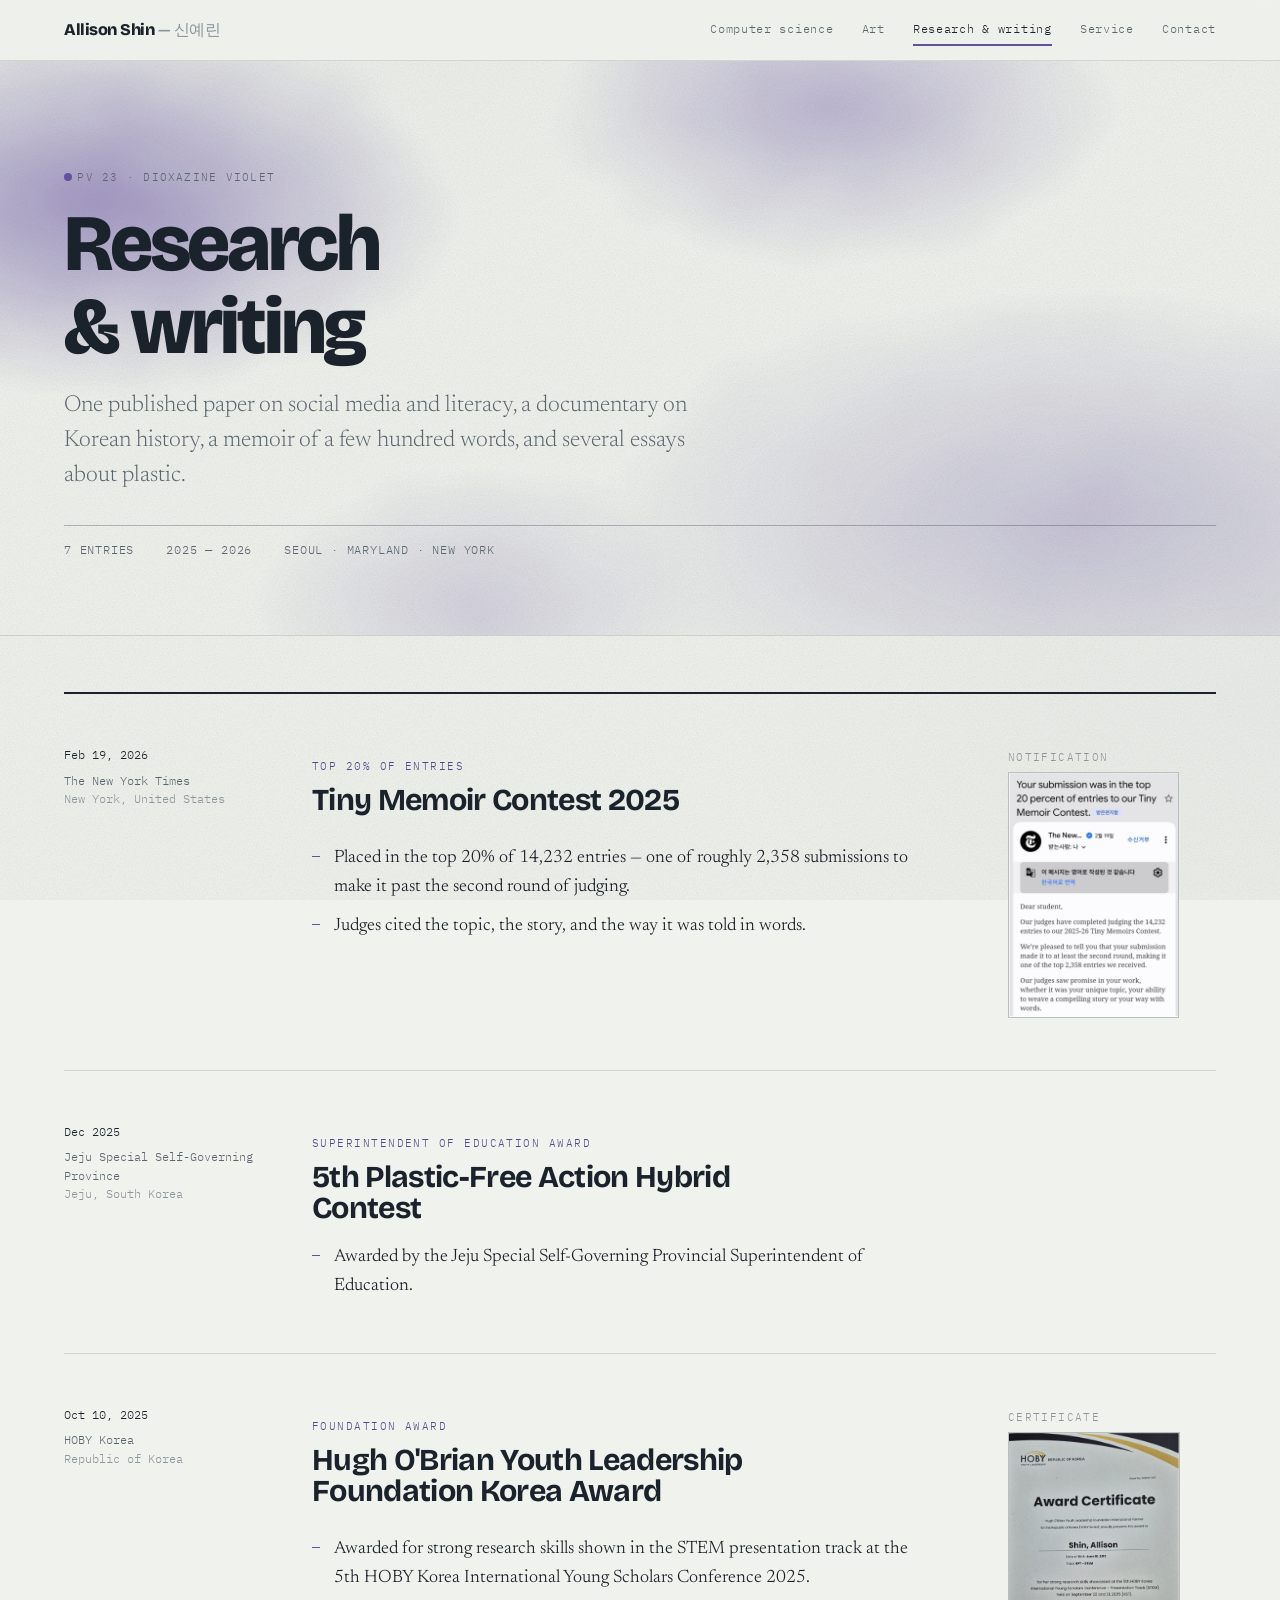
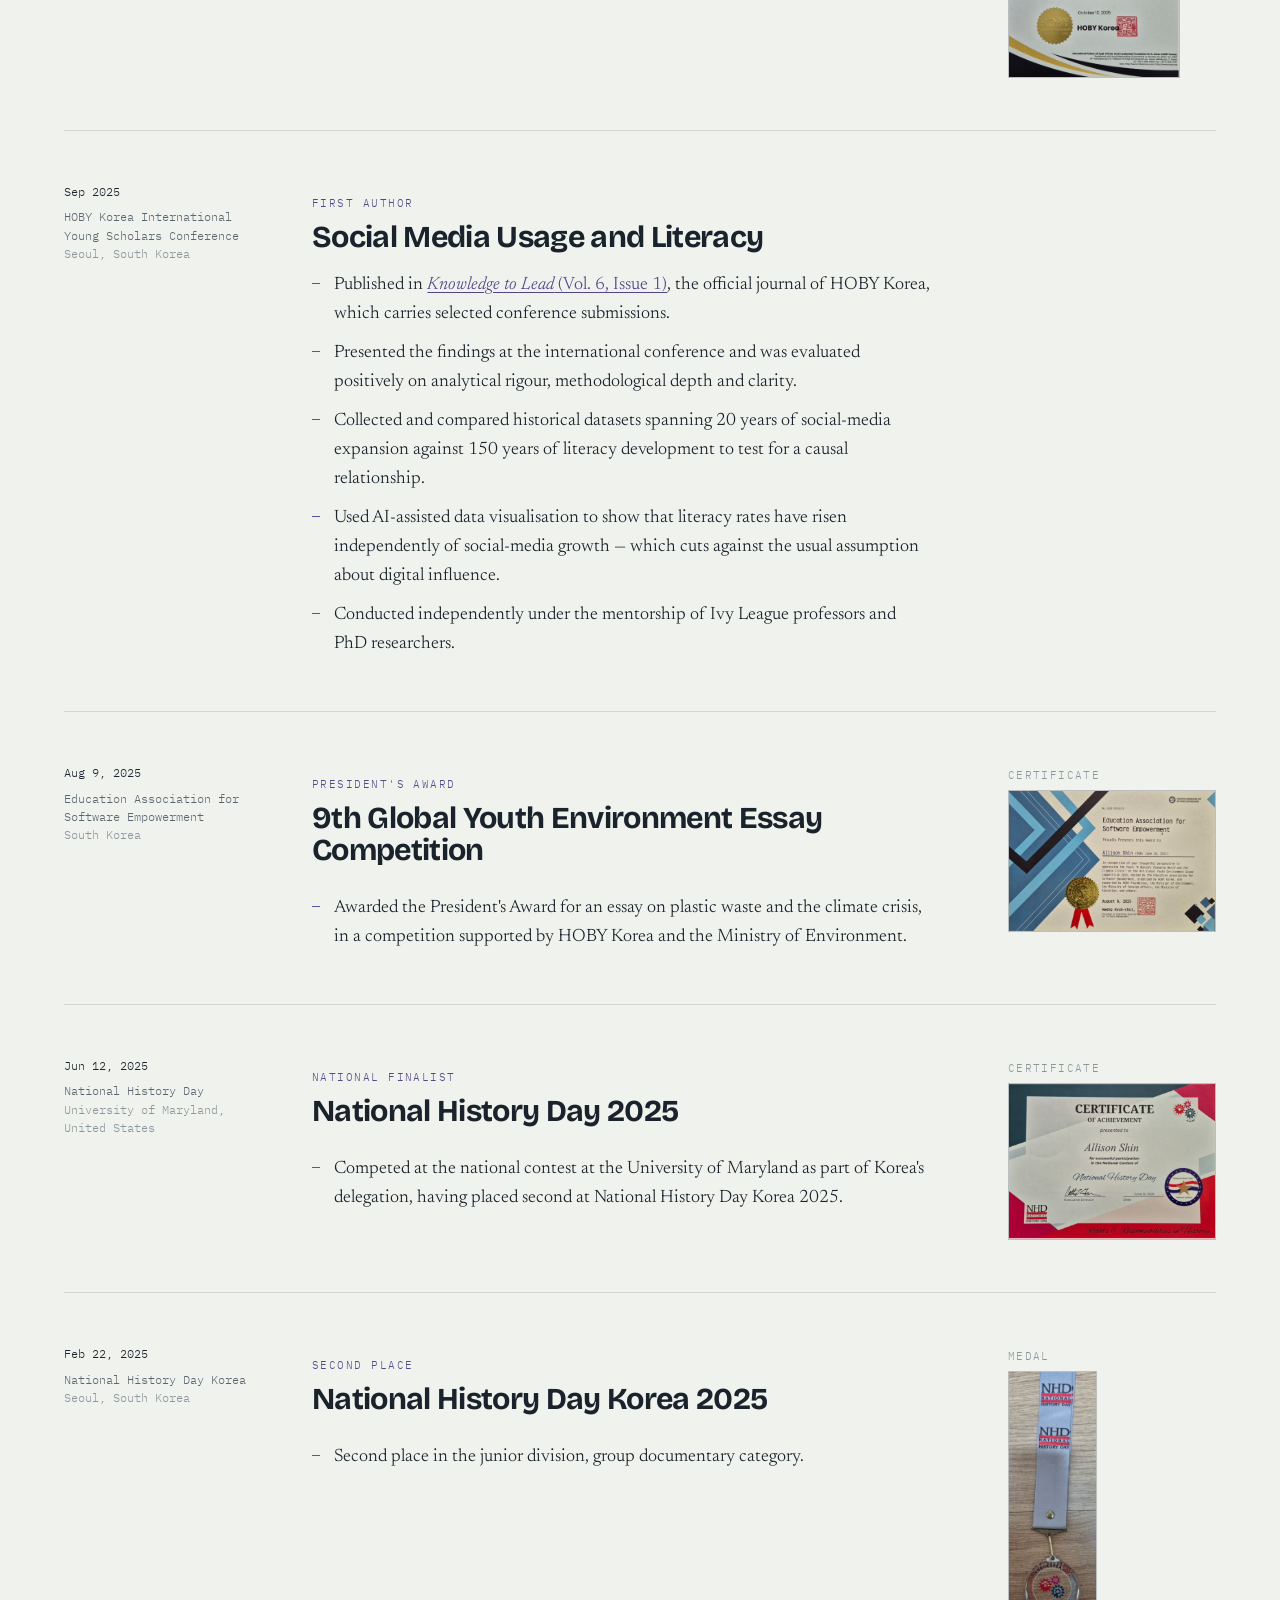
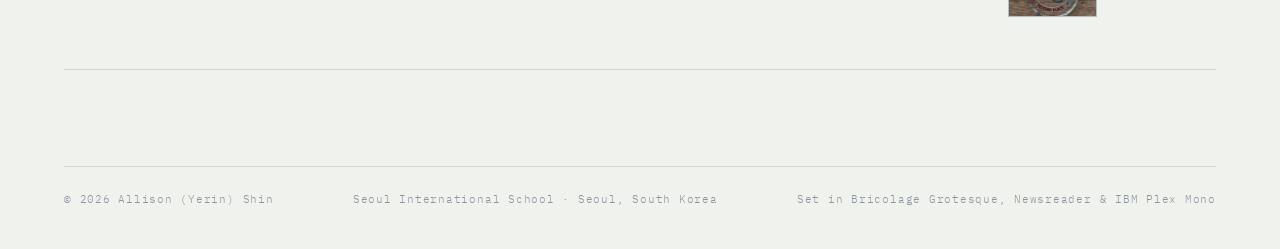
<file: writing.html>
<!DOCTYPE html>
<html lang="en">
<head>
<meta charset="utf-8">
<meta name="viewport" content="width=device-width, initial-scale=1">
<title>Research &amp; writing — Allison (Yerin) Shin</title>
<meta name="description" content="A published research paper on social media and literacy, the New York Times Tiny Memoir Contest, National History Day, and essay competition awards.">
<meta name="author" content="Allison (Yerin) Shin">
<meta property="og:type" content="website">
<meta property="og:title" content="Research & writing — Allison (Yerin) Shin">
<meta property="og:description" content="A published paper on social media and literacy, the NYT Tiny Memoir Contest, and National History Day.">
<meta name="theme-color" content="#eff2ed">
<link rel="icon" href="favicon.svg" type="image/svg+xml">
<link rel="preconnect" href="https://fonts.googleapis.com">
<link rel="preconnect" href="https://fonts.gstatic.com" crossorigin>
<link href="https://fonts.googleapis.com/css2?family=Bricolage+Grotesque:opsz,wdth,wght@12..96,75..100,200..800&family=IBM+Plex+Mono:wght@400;500&family=Newsreader:opsz,wght@6..72,200..600&display=swap" rel="stylesheet">
<link rel="stylesheet" href="assets/css/style.css">
</head>
<body data-pigment="writing">

<!-- SVG filter: gives every pigment field a soft, irregular watercolour edge -->
<svg width="0" height="0" aria-hidden="true" focusable="false" style="position:absolute">
  <filter id="bleed" x="-20%" y="-20%" width="140%" height="140%" color-interpolation-filters="sRGB">
    <feTurbulence type="fractalNoise" baseFrequency="0.013 0.019" numOctaves="4" seed="7" result="noise"/>
    <feDisplacementMap in="SourceGraphic" in2="noise" scale="46" xChannelSelector="R" yChannelSelector="G"/>
  </filter>
</svg>

<a class="skip" href="#main">Skip to content</a>

<header class="masthead">
  <div class="shell masthead__inner">
    <a class="wordmark" href="index.html">Allison Shin <span>— 신예린</span></a>
    <nav class="nav" aria-label="Sections">
      <a href="computer-science.html">Computer&nbsp;science</a>
      <a href="art.html">Art</a>
      <a href="writing.html">Research&nbsp;&amp;&nbsp;writing</a>
      <a href="service.html">Service</a>
      <a href="index.html#contact">Contact</a>
    </nav>
  </div>
</header>

<main id="main">

  <section class="page-head">
    <div class="wash"></div>
    <div class="shell page-head__inner">
      <p class="pigment-tag">PV 23 · Dioxazine violet</p>
      <h1>Research<br>&amp; writing</h1>
      <p class="lede">One published paper on social media and literacy, a documentary on Korean
      history, a memoir of a few hundred words, and several essays about plastic.</p>
      <p class="page-head__meta">
        <span>7 entries</span>
        <span>2025 — 2026</span>
        <span>Seoul · Maryland · New York</span>
      </p>
    </div>
  </section>

  <div class="shell band">
  <ol class="entries">

    <li class="entry" data-reveal>
      <div class="entry__rail">
        <span class="date">Feb 19, 2026</span>
        <span class="org">The New York Times</span>
        <span class="place">New York, United States</span>
      </div>
      <div class="entry__body entry__body--side">
        <p class="entry__role">Top 20% of entries</p>
        <h2>Tiny Memoir Contest 2025</h2>
        <ul class="notes">
          <li>Placed in the top 20% of 14,232 entries — one of roughly 2,358 submissions to
          make it past the second round of judging.</li>
          <li>Judges cited the topic, the story, and the way it was told in words.</li>
        </ul>
        <div class="plates plates--side">
          <p class="plates__label">Notification</p>
          <div class="plates__col">
            <button class="plate" type="button"><img src="assets/img/writing/nyt-tiny-memoir.jpg" alt="Email from The New York Times confirming a top-20% placement in the 2025-26 Tiny Memoir Contest" loading="lazy"></button>
          </div>
        </div>
      </div>
    </li>

    <li class="entry" data-reveal>
      <div class="entry__rail">
        <span class="date">Dec 2025</span>
        <span class="org">Jeju Special Self-Governing Province</span>
        <span class="place">Jeju, South Korea</span>
      </div>
      <div class="entry__body">
        <p class="entry__role">Superintendent of Education Award</p>
        <h2>5th Plastic-Free Action Hybrid Contest</h2>
        <ul class="notes">
          <li>Awarded by the Jeju Special Self-Governing Provincial Superintendent of Education.</li>
        </ul>
      </div>
    </li>

    <li class="entry" data-reveal>
      <div class="entry__rail">
        <span class="date">Oct 10, 2025</span>
        <span class="org">HOBY Korea</span>
        <span class="place">Republic of Korea</span>
      </div>
      <div class="entry__body entry__body--side">
        <p class="entry__role">Foundation award</p>
        <h2>Hugh O'Brian Youth Leadership Foundation Korea Award</h2>
        <ul class="notes">
          <li>Awarded for strong research skills shown in the STEM presentation track at the
          5th HOBY Korea International Young Scholars Conference 2025.</li>
        </ul>
        <div class="plates plates--side">
          <p class="plates__label">Certificate</p>
          <div class="plates__col">
            <button class="plate" type="button"><img src="assets/img/writing/hoby-award.jpg" alt="HOBY Korea award certificate presented to Allison Shin for research in the STEM track" loading="lazy"></button>
          </div>
        </div>
      </div>
    </li>

    <li class="entry" data-reveal>
      <div class="entry__rail">
        <span class="date">Sep 2025</span>
        <span class="org">HOBY Korea International Young Scholars Conference</span>
        <span class="place">Seoul, South Korea</span>
      </div>
      <div class="entry__body">
        <p class="entry__role">First author</p>
        <h2>Social Media Usage and Literacy</h2>
        <ul class="notes">
          <li>Published in <a class="ext" href="https://www.hobykorea.com/page/v6i1" target="_blank" rel="noopener"><em>Knowledge to Lead</em> (Vol. 6, Issue 1)</a>,
          the official journal of HOBY Korea, which carries selected conference submissions.</li>
          <li>Presented the findings at the international conference and was evaluated
          positively on analytical rigour, methodological depth and clarity.</li>
          <li>Collected and compared historical datasets spanning 20 years of social-media
          expansion against 150 years of literacy development to test for a causal relationship.</li>
          <li>Used AI-assisted data visualisation to show that literacy rates have risen
          independently of social-media growth — which cuts against the usual assumption about
          digital influence.</li>
          <li>Conducted independently under the mentorship of Ivy League professors and PhD
          researchers.</li>
        </ul>
      </div>
    </li>

    <li class="entry" data-reveal>
      <div class="entry__rail">
        <span class="date">Aug 9, 2025</span>
        <span class="org">Education Association for Software Empowerment</span>
        <span class="place">South Korea</span>
      </div>
      <div class="entry__body entry__body--side">
        <p class="entry__role">President's award</p>
        <h2>9th Global Youth Environment Essay Competition</h2>
        <ul class="notes">
          <li>Awarded the President's Award for an essay on plastic waste and the climate
          crisis, in a competition supported by HOBY Korea and the Ministry of Environment.</li>
        </ul>
        <div class="plates plates--side">
          <p class="plates__label">Certificate</p>
          <div class="plates__col">
            <button class="plate" type="button"><img src="assets/img/writing/software-empowerment.jpg" alt="Education Association for Software Empowerment President's Award certificate" loading="lazy"></button>
          </div>
        </div>
      </div>
    </li>

    <li class="entry" data-reveal>
      <div class="entry__rail">
        <span class="date">Jun 12, 2025</span>
        <span class="org">National History Day</span>
        <span class="place">University of Maryland, United States</span>
      </div>
      <div class="entry__body entry__body--side">
        <p class="entry__role">National finalist</p>
        <h2>National History Day 2025</h2>
        <ul class="notes">
          <li>Competed at the national contest at the University of Maryland as part of Korea's
          delegation, having placed second at National History Day Korea 2025.</li>
        </ul>
        <div class="plates plates--side">
          <p class="plates__label">Certificate</p>
          <div class="plates__col">
            <button class="plate" type="button"><img src="assets/img/writing/nhd-finalist.jpg" alt="National History Day certificate of achievement for participation in the national contest" loading="lazy"></button>
          </div>
        </div>
      </div>
    </li>

    <li class="entry" data-reveal>
      <div class="entry__rail">
        <span class="date">Feb 22, 2025</span>
        <span class="org">National History Day Korea</span>
        <span class="place">Seoul, South Korea</span>
      </div>
      <div class="entry__body entry__body--side">
        <p class="entry__role">Second place</p>
        <h2>National History Day Korea 2025</h2>
        <ul class="notes">
          <li>Second place in the junior division, group documentary category.</li>
        </ul>
        <div class="plates plates--side">
          <p class="plates__label">Medal</p>
          <div class="plates__col">
            <button class="plate" type="button"><img src="assets/img/writing/nhd-second-place.jpg" alt="National History Day Korea second place medal" loading="lazy"></button>
          </div>
        </div>
      </div>
    </li>

  </ol>
  </div>

</main>

<footer class="shell colophon">
  <span>© 2026 Allison (Yerin) Shin</span>
  <span>Seoul International School · Seoul, South Korea</span>
  <span>Set in Bricolage Grotesque, Newsreader &amp; IBM Plex Mono</span>
</footer>

<script src="assets/js/main.js"></script>
</body>
</html>
</file>
<file: assets/css/style.css>
/* ============================================================
   Allison (Yerin) Shin — portfolio
   Design ground: watercolour pigment index on engineering paper.
   Each discipline is a real pigment (name + colour index code).
   ============================================================ */

/* ---------- tokens ---------- */
:root {
  /* paper & ink */
  --paper:      #eff2ed;
  --paper-hi:   #f9faf7;
  --paper-sink: #e4e8e1;
  --ink:        #1a222b;   /* payne's grey */
  --ink-soft:   #59656f;
  --ink-faint:  #8b959c;
  --rule:       rgba(26, 34, 43, 0.13);
  --rule-hard:  rgba(26, 34, 43, 0.28);

  /* the four pigments */
  --cerulean:   #2a6ea6;   /* PB 35  — computer science */
  --rose:       #b8446e;   /* PV 19  — art */
  --violet:     #64509e;   /* PV 23  — research & writing */
  --sap:        #47804f;   /* PG 8   — service */

  /* per-page pigment, overridden on <body data-pigment> */
  --pigment:    var(--ink);

  /* type */
  --display: "Bricolage Grotesque", "Helvetica Neue", Arial, sans-serif;
  --body:    "Newsreader", Georgia, "Times New Roman", serif;
  --mono:    "IBM Plex Mono", ui-monospace, "SF Mono", Menlo, monospace;

  /* metrics */
  --gutter: clamp(1.25rem, 5vw, 4.5rem);
  --measure: 62ch;
  --shell: 1180px;
}

body[data-pigment="cs"]      { --pigment: var(--cerulean); }
body[data-pigment="art"]     { --pigment: var(--rose); }
body[data-pigment="writing"] { --pigment: var(--violet); }
body[data-pigment="service"] { --pigment: var(--sap); }

/* ---------- reset-ish ---------- */
*, *::before, *::after { box-sizing: border-box; }
html { -webkit-text-size-adjust: 100%; scroll-behavior: smooth; }
@media (prefers-reduced-motion: reduce) { html { scroll-behavior: auto; } }

html { background-color: var(--paper); }

body {
  margin: 0;
  background-color: transparent;
  color: var(--ink);
  font-family: var(--body);
  font-size: clamp(1rem, 0.94rem + 0.28vw, 1.125rem);
  font-weight: 350;
  line-height: 1.62;
  -webkit-font-smoothing: antialiased;
}

/* ---------- the ground: cold-pressed watercolour paper ----------
   A fine random grain plus two very soft tonal drifts, so the page reads
   as a sheet rather than a flat fill. Fixed, so it never tiles visibly. */
body::before {
  content: "";
  position: fixed;
  inset: 0;
  z-index: -1;
  pointer-events: none;
  background-image:
    url("data:image/svg+xml,%3Csvg xmlns='http://www.w3.org/2000/svg' width='160' height='160'%3E%3Cfilter id='g'%3E%3CfeTurbulence type='fractalNoise' baseFrequency='0.85' numOctaves='4' stitchTiles='stitch'/%3E%3CfeColorMatrix type='saturate' values='0'/%3E%3C/filter%3E%3Crect width='160' height='160' filter='url(%23g)' opacity='0.38'/%3E%3C/svg%3E"),
    radial-gradient(75% 55% at 12% 0%,   rgba(26, 34, 43, 0.045) 0%, transparent 60%),
    radial-gradient(70% 60% at 100% 78%, rgba(26, 34, 43, 0.05)  0%, transparent 62%);
  background-size: 160px 160px, cover, cover;
  opacity: 0.55;
  mix-blend-mode: multiply;
}

img { max-width: 100%; display: block; }
a { color: inherit; }

/* ---------- shared layout ---------- */
.shell { width: min(100% - (var(--gutter) * 2), var(--shell)); margin-inline: auto; }
.stack > * + * { margin-top: 1em; }

/* ---------- typography roles ---------- */
h1, h2, h3, h4 {
  font-family: var(--display);
  font-weight: 700;
  line-height: 1.04;
  letter-spacing: -0.022em;
  margin: 0;
  font-variation-settings: "wdth" 100, "opsz" 24;
}

.eyebrow {
  font-family: var(--mono);
  font-size: 0.72rem;
  font-weight: 500;
  letter-spacing: 0.15em;
  text-transform: uppercase;
  color: var(--ink-faint);
  margin: 0;
}

.pigment-tag {
  display: inline-flex;
  align-items: center;
  gap: 0.5em;
  font-family: var(--mono);
  font-size: 0.7rem;
  letter-spacing: 0.11em;
  text-transform: uppercase;
  color: var(--ink-soft);
}
.pigment-tag::before {
  content: "";
  width: 0.7em; height: 0.7em;
  border-radius: 50%;
  background: var(--pigment);
  flex: none;
}

.lede {
  font-size: clamp(1.15rem, 1rem + 0.7vw, 1.45rem);
  line-height: 1.5;
  color: var(--ink-soft);
  max-width: 52ch;
  font-weight: 300;
}

/* ============================================================
   SIGNATURE — the wash
   A pigment bloom with an irregular, papery edge produced by an
   SVG turbulence filter. Degrades to a soft blurred blob.
   ============================================================ */
.wash {
  position: absolute;
  inset: -12%;
  z-index: 0;
  pointer-events: none;
  filter: url(#bleed) blur(11px);
  opacity: 0.95;
  background:
    radial-gradient(34% 40% at 16% 30%, color-mix(in oklab, var(--pigment) 60%, transparent) 0%, transparent 66%),
    radial-gradient(26% 32% at 62% 16%, color-mix(in oklab, var(--pigment) 40%, transparent) 0%, transparent 68%),
    radial-gradient(44% 46% at 78% 74%, color-mix(in oklab, var(--pigment) 30%, transparent) 0%, transparent 70%),
    radial-gradient(20% 26% at 40% 86%, color-mix(in oklab, var(--pigment) 22%, transparent) 0%, transparent 72%);
  animation: bloom 1400ms cubic-bezier(.16,.8,.3,1) both;
}
@keyframes bloom {
  from { opacity: 0; transform: scale(0.82); }
  to   { opacity: 0.95; transform: scale(1); }
}
@media (prefers-reduced-motion: reduce) {
  .wash { animation: none; }
}
@supports not (color: color-mix(in oklab, red, blue)) {
  .wash { background: radial-gradient(45% 45% at 25% 35%, var(--pigment) 0%, transparent 70%); opacity: 0.35; }
}

/* ---------- masthead ---------- */
.masthead {
  position: sticky;
  top: 0;
  z-index: 40;
  background: color-mix(in srgb, var(--paper) 86%, transparent);
  backdrop-filter: saturate(1.4) blur(10px);
  border-bottom: 1px solid var(--rule);
}
.masthead__inner {
  display: flex;
  align-items: center;
  justify-content: space-between;
  gap: 1.5rem;
  padding-block: 0.85rem;
}
.wordmark {
  font-family: var(--display);
  font-weight: 800;
  font-size: 1.02rem;
  letter-spacing: -0.03em;
  text-decoration: none;
  white-space: nowrap;
}
.wordmark span { color: var(--ink-faint); font-weight: 500; }

.nav { display: flex; gap: clamp(0.75rem, 2.2vw, 1.9rem); align-items: center; flex-wrap: wrap; }
.nav a {
  font-family: var(--mono);
  font-size: 0.74rem;
  letter-spacing: 0.06em;
  text-decoration: none;
  color: var(--ink-soft);
  padding-block: 0.35rem;
  border-bottom: 2px solid transparent;
  transition: color 140ms ease, border-color 140ms ease;
}
.nav a:hover { color: var(--ink); border-bottom-color: var(--rule-hard); }
.nav a[aria-current="page"] { color: var(--ink); border-bottom-color: var(--pigment); }

/* ============================================================
   HOME — hero
   ============================================================ */
.hero {
  position: relative;
  overflow: hidden;
  padding-block: clamp(4rem, 12vw, 8.5rem) clamp(3rem, 8vw, 5.5rem);
  border-bottom: 1px solid var(--rule);
  --pigment: var(--cerulean);
}
.hero__inner { position: relative; z-index: 1; }
.hero__name {
  font-size: clamp(3.3rem, 13vw, 8.75rem);
  font-weight: 800;
  letter-spacing: -0.045em;
  line-height: 0.88;
  margin-block: 0.28em 0;
  font-variation-settings: "wdth" 96, "opsz" 96;
}
.hero__name em {
  font-style: normal;
  display: block;
  color: var(--ink-soft);
  font-weight: 200;
  font-size: 0.42em;
  letter-spacing: -0.02em;
  margin-top: 0.18em;
  font-variation-settings: "wdth" 110;
}
.hero__strap {
  font-family: var(--mono);
  font-size: clamp(0.72rem, 0.6rem + 0.4vw, 0.86rem);
  letter-spacing: 0.09em;
  text-transform: uppercase;
  color: var(--ink-soft);
  margin-top: 2.2rem;
  padding-top: 1rem;
  border-top: 1px solid var(--rule-hard);
  display: flex;
  flex-wrap: wrap;
  gap: 0.5rem 1.4rem;
}
.hero__strap b { font-weight: 500; color: var(--ink); }

/* ---------- generic section ---------- */
.band { padding-block: clamp(3.25rem, 8vw, 6rem); }
.band + .band { border-top: 1px solid var(--rule); }
.band__head { margin-bottom: clamp(1.75rem, 4vw, 2.75rem); }
.band__head h2 {
  font-size: clamp(1.6rem, 1.2rem + 1.6vw, 2.6rem);
  margin-top: 0.35rem;
}

/* ---------- about ---------- */
.about {
  display: grid;
  grid-template-columns: minmax(0, 1.35fr) minmax(0, 1fr);
  gap: clamp(2rem, 6vw, 4.5rem);
  align-items: start;
}
.about p { max-width: var(--measure); }
.about p:first-of-type {
  font-size: clamp(1.1rem, 1rem + 0.5vw, 1.3rem);
  color: var(--ink);
}
.factsheet {
  border-top: 2px solid var(--ink);
  font-family: var(--mono);
  font-size: 0.78rem;
  line-height: 1.5;
}
.factsheet div {
  display: grid;
  grid-template-columns: 7.5rem 1fr;
  gap: 0.75rem;
  padding-block: 0.7rem;
  border-bottom: 1px solid var(--rule);
}
.factsheet dt { color: var(--ink-faint); letter-spacing: 0.06em; text-transform: uppercase; font-size: 0.68rem; padding-top: 0.15em; }
.factsheet dd { margin: 0; }
@media (max-width: 780px) {
  .about { grid-template-columns: 1fr; }
}

/* ============================================================
   PIGMENT INDEX — the four discipline swatches
   ============================================================ */
.index-grid {
  display: grid;
  grid-template-columns: repeat(auto-fit, minmax(230px, 1fr));
  gap: 1px;
  background: var(--rule-hard);
  border: 1px solid var(--rule-hard);
}
.swatch {
  position: relative;
  overflow: hidden;
  background: var(--paper-hi);
  text-decoration: none;
  display: flex;
  flex-direction: column;
  min-height: 268px;
  padding: 1.4rem 1.4rem 1.5rem;
  isolation: isolate;
  transition: background 200ms ease;
}
.swatch::after {
  /* the pigment field: sits at the foot of the card, blooms on hover */
  content: "";
  position: absolute;
  inset: auto 0 0 0;
  height: 42%;
  z-index: -1;
  background: var(--pigment);
  opacity: 0.16;
  filter: url(#bleed);
  transition: height 420ms cubic-bezier(.16,.8,.3,1), opacity 300ms ease;
}
.swatch:hover::after,
.swatch:focus-visible::after { height: 100%; opacity: 0.22; }
.swatch__code {
  font-family: var(--mono);
  font-size: 0.68rem;
  letter-spacing: 0.14em;
  text-transform: uppercase;
  color: var(--ink-faint);
}
.swatch__name {
  font-family: var(--display);
  font-weight: 700;
  font-size: clamp(1.45rem, 1.1rem + 1.1vw, 1.95rem);
  letter-spacing: -0.03em;
  line-height: 1.02;
  margin-top: auto;
  padding-top: 2.5rem;
}
.swatch__pigment {
  font-family: var(--mono);
  font-size: 0.72rem;
  color: var(--pigment);
  margin-top: 0.55rem;
  filter: brightness(0.85);
}
.swatch__count {
  font-family: var(--mono);
  font-size: 0.72rem;
  color: var(--ink-soft);
  margin-top: 0.9rem;
  padding-top: 0.8rem;
  border-top: 1px solid var(--rule-hard);
  display: flex;
  justify-content: space-between;
  gap: 1rem;
}
.swatch__count span:last-child { transition: transform 220ms cubic-bezier(.16,.8,.3,1); }
.swatch:hover .swatch__count span:last-child { transform: translateX(4px); }
.swatch[data-pigment="cs"]      { --pigment: var(--cerulean); }
.swatch[data-pigment="art"]     { --pigment: var(--rose); }
.swatch[data-pigment="writing"] { --pigment: var(--violet); }
.swatch[data-pigment="service"] { --pigment: var(--sap); }

/* ---------- selected / recent list ---------- */
.recent { border-top: 2px solid var(--ink); }
.recent li {
  display: grid;
  grid-template-columns: 6.5rem minmax(0, 1fr) auto;
  gap: 1rem 1.5rem;
  align-items: baseline;
  padding-block: 0.95rem;
  border-bottom: 1px solid var(--rule);
}
.recent { list-style: none; margin: 0; padding: 0; }
.recent time,
.recent .recent__cat {
  font-family: var(--mono);
  font-size: 0.72rem;
  letter-spacing: 0.05em;
  color: var(--ink-faint);
  white-space: nowrap;
}
.recent .recent__cat { color: var(--dot, var(--ink-faint)); text-transform: uppercase; }
.recent strong { font-family: var(--display); font-weight: 600; font-size: 1.02rem; letter-spacing: -0.015em; }
.recent span.detail { color: var(--ink-soft); font-weight: 300; font-family: var(--body); }
@media (max-width: 680px) {
  .recent li { grid-template-columns: 1fr auto; }
  .recent time { grid-column: 1 / -1; }
}

/* ============================================================
   DISCIPLINE PAGES
   ============================================================ */
.page-head {
  position: relative;
  overflow: hidden;
  padding-block: clamp(3rem, 9vw, 6rem) clamp(2.25rem, 6vw, 4rem);
  border-bottom: 1px solid var(--rule);
}
.page-head__inner { position: relative; z-index: 1; }
.page-head h1 {
  font-size: clamp(2.4rem, 1.6rem + 4.4vw, 5rem);
  font-weight: 800;
  letter-spacing: -0.04em;
  margin-block: 0.35rem 0;
  font-variation-settings: "wdth" 98, "opsz" 72;
}
.page-head .lede { margin-top: 1.25rem; }
.page-head__meta {
  margin-top: 2rem;
  padding-top: 0.9rem;
  border-top: 1px solid var(--rule-hard);
  display: flex;
  flex-wrap: wrap;
  gap: 0.4rem 2rem;
  font-family: var(--mono);
  font-size: 0.72rem;
  letter-spacing: 0.07em;
  text-transform: uppercase;
  color: var(--ink-soft);
}

/* entries */
.entries { list-style: none; margin: 0; padding: 0; }
.entry {
  display: grid;
  grid-template-columns: 12.5rem minmax(0, 1fr);
  gap: clamp(1rem, 4vw, 3rem);
  padding-block: clamp(2rem, 5vw, 3.25rem);
  border-bottom: 1px solid var(--rule);
}
.entry:first-child { border-top: 2px solid var(--ink); }
.entry__rail { font-family: var(--mono); font-size: 0.74rem; line-height: 1.55; color: var(--ink-soft); }
.entry__rail .date { color: var(--ink); display: block; }
.entry__rail .org { display: block; margin-top: 0.45rem; }
.entry__rail .place { display: block; color: var(--ink-faint); }
.entry h2 {
  font-size: clamp(1.3rem, 1.05rem + 1.1vw, 1.9rem);
  font-weight: 700;
  max-width: 26ch;
}
.entry__role {
  font-family: var(--mono);
  font-size: 0.7rem;
  letter-spacing: 0.13em;
  text-transform: uppercase;
  color: var(--pigment);
  filter: brightness(0.86);
  margin-bottom: 0.6rem;
}
.entry ul.notes {
  margin: 1.1rem 0 0;
  padding: 0;
  list-style: none;
  max-width: var(--measure);
}
.entry ul.notes li {
  position: relative;
  padding-left: 1.4rem;
  margin-top: 0.6rem;
}
.entry ul.notes li::before {
  content: "";
  position: absolute;
  left: 0; top: 0.68em;
  width: 0.5rem; height: 1px;
  background: var(--pigment);
}
a.ext {
  color: var(--pigment);
  filter: brightness(0.85);
  text-decoration-thickness: 1px;
  text-underline-offset: 3px;
}
@media (max-width: 760px) {
  .entry { grid-template-columns: 1fr; }
  .entry__rail { display: flex; flex-wrap: wrap; gap: 0.25rem 1rem; }
  .entry__rail .org, .entry__rail .place { margin-top: 0; }
}

/* ---------- evidence strip (certificates) ---------- */
.plates {
  display: flex;
  flex-wrap: wrap;
  gap: 0.75rem;
  margin-top: 1.6rem;
}
.plate {
  appearance: none;
  border: 1px solid var(--rule-hard);
  background: var(--paper-hi);
  padding: 0;
  cursor: zoom-in;
  overflow: hidden;
  line-height: 0;
  transition: border-color 160ms ease, transform 160ms ease;
}
.plate img { height: 148px; width: auto; object-fit: cover; }
.plate:hover, .plate:focus-visible { border-color: var(--pigment); transform: translateY(-2px); }

/* larger, for artwork rather than paperwork */
.plates--works .plate img { height: clamp(180px, 26vw, 300px); }

.plates__label {
  font-family: var(--mono);
  font-size: 0.66rem;
  letter-spacing: 0.13em;
  text-transform: uppercase;
  color: var(--ink-faint);
  width: 100%;
  margin: 0 0 -0.15rem;
}

/* ---------- one or two photos: beside the description ----------
   Three or more stay below it, where they get the full column width. */
.entry__body--side {
  display: grid;
  grid-template-columns: minmax(0, 1fr) clamp(148px, 17vw, 208px);
  column-gap: clamp(1.5rem, 3vw, 2.75rem);
}
.entry__body--side > .entry__role,
.entry__body--side > h2,
.entry__body--side > .notes { grid-column: 1; }

.entry__body--side > .plates--side {
  grid-column: 2;
  grid-row: 1 / span 30;   /* spans every text row, however many there are */
  align-self: stretch;
  display: flex;
  flex-direction: column;
  gap: 0.5rem;
  margin-top: 0.2rem;
}
/* with two photos this puts one at the top and one at the foot */
.plates--side .plates__col {
  flex: 1;
  display: flex;
  flex-direction: column;
  justify-content: space-between;
  align-items: flex-start;
  gap: 0.85rem;
}
/* photos keep their own proportions; capped so a tall medal shot
   can't stretch the whole entry out of shape */
.plates--side .plate { width: auto; max-width: 100%; }
.plates--side .plate img {
  width: auto;
  height: auto;
  max-width: 100%;
  max-height: 168px;
}
.plates--side .plate:only-child img { max-height: 244px; }

@media (max-width: 760px) {
  .entry__body--side { grid-template-columns: 1fr; }
  .entry__body--side > .plates--side {
    grid-column: 1;
    grid-row: auto;
    margin-top: 1.6rem;
  }
  .plates--side .plates__col { flex-direction: row; flex-wrap: wrap; justify-content: flex-start; }
  .plates--side .plate { width: auto; }
  .plates--side .plate img { width: auto; height: 148px; }
}

/* ---------- lightbox ---------- */
.lightbox:not([open]) { display: none; }
.lightbox[open] {
  position: fixed;
  inset: 0;
  z-index: 100;
  display: grid;
  grid-template-rows: minmax(0, 1fr) auto;
  grid-template-columns: minmax(0, 1fr);
  place-items: center;
  gap: 1rem;
  padding: clamp(1rem, 4vw, 3rem);
  background: color-mix(in srgb, var(--ink) 92%, transparent);
  border: 0;
  width: 100%; height: 100%;
  max-width: 100%; max-height: 100%;
}
.lightbox[open]::backdrop { background: rgba(16, 21, 26, 0.9); }
.lightbox[open] img {
  min-width: 0;
  min-height: 0;
  max-width: 100%;
  max-height: 100%;
  width: auto;
  height: auto;
  object-fit: contain;
  box-shadow: 0 24px 60px rgba(0,0,0,.45);
}
.lightbox figcaption,
.lightbox__caption {
  font-family: var(--mono);
  font-size: 0.75rem;
  letter-spacing: 0.06em;
  color: #d9dee2;
  text-align: center;
  max-width: 60ch;
}
.lightbox__close {
  position: absolute;
  top: clamp(0.75rem, 2vw, 1.5rem);
  right: clamp(0.75rem, 2vw, 1.5rem);
  background: transparent;
  border: 1px solid rgba(255,255,255,.35);
  color: #fff;
  font-family: var(--mono);
  font-size: 0.72rem;
  letter-spacing: 0.1em;
  padding: 0.5rem 0.8rem;
  cursor: pointer;
}
.lightbox__close:hover { background: rgba(255,255,255,.12); }

/* ---------- contact / footer ---------- */
.contact { position: relative; overflow: hidden; }
.contact__inner { position: relative; z-index: 1; }
.contact h2 { font-size: clamp(1.9rem, 1.3rem + 2.6vw, 3.4rem); }
.contact__links {
  margin-top: 2rem;
  display: flex;
  flex-wrap: wrap;
  gap: 0.75rem 2.5rem;
  font-family: var(--mono);
  font-size: 0.85rem;
}
.contact__links a {
  text-decoration: none;
  border-bottom: 1px solid var(--rule-hard);
  padding-bottom: 0.2rem;
  transition: border-color 160ms ease;
}
.contact__links a:hover { border-bottom-color: var(--ink); }

.colophon {
  border-top: 1px solid var(--rule);
  padding-block: 1.5rem 2.5rem;
  font-family: var(--mono);
  font-size: 0.68rem;
  letter-spacing: 0.07em;
  color: var(--ink-faint);
  display: flex;
  flex-wrap: wrap;
  justify-content: space-between;
  gap: 0.5rem 1.5rem;
}

/* ---------- utility ---------- */
.visually-hidden {
  position: absolute; width: 1px; height: 1px;
  padding: 0; margin: -1px; overflow: hidden;
  clip: rect(0 0 0 0); white-space: nowrap; border: 0;
}
:focus-visible {
  outline: 2px solid var(--pigment);
  outline-offset: 3px;
}
.skip {
  position: absolute; left: 0.5rem; top: -4rem;
  background: var(--ink); color: var(--paper);
  padding: 0.6rem 1rem; z-index: 100;
  font-family: var(--mono); font-size: 0.78rem;
  text-decoration: none;
  transition: top 140ms ease;
}
.skip:focus { top: 0.5rem; }

/* scroll reveal */
[data-reveal] {
  opacity: 0;
  transform: translateY(14px);
  transition: opacity 620ms cubic-bezier(.16,.8,.3,1), transform 620ms cubic-bezier(.16,.8,.3,1);
}
[data-reveal].is-in { opacity: 1; transform: none; }
@media (prefers-reduced-motion: reduce) {
  [data-reveal] { opacity: 1; transform: none; transition: none; }
}

/* ---------- narrow screens: masthead becomes a scrolling rail ---------- */
@media (max-width: 720px) {
  .masthead__inner {
    flex-direction: column;
    align-items: stretch;
    gap: 0.55rem;
    padding-block: 0.7rem 0.15rem;
  }
  .nav {
    flex-wrap: nowrap;
    overflow-x: auto;
    gap: 1.15rem;
    scrollbar-width: none;
    -ms-overflow-style: none;
    padding-bottom: 0.1rem;
  }
  .nav::-webkit-scrollbar { display: none; }
  .nav a { white-space: nowrap; }
}

/* the entries band sits closer under its page heading */
.page-head + .band { padding-top: clamp(2.25rem, 5vw, 3.5rem); }
</file>
<file: personal_color/style.css>
.wrap {
  display: flex;
  flex-direction: column;
  justify-content: center;
  margin-bottom: 70px;
}
.container {
  display: flex;
  justify-content: center;
}
.heading {
  margin-bottom: 20px;
  margin: auto;
}
.main {
  margin-top: 20px;
  margin-right: 20px;
  width: 300px;
  height: 400px;
  padding-top: 40px;
}
.inner {
  width: 300px;
  height: 150px;
  background-color: white;
  padding-top: 7px;
  padding-bottom: 10px;
  padding-left: 10px;
}
#first {
  background-color: #93bfee;
}
#second {
  background-color: #ADDFFF;
}
#third {
  background-color: #FFA500;
}
#fourth {
  background-color: #FAFAD2;
}
#blue_first {
  background-color: #BAB86C;
}
#sixth {
  background-color: #F89880;
}
#seventh {
  background-color: #E8ADAA;
}
#eighth {
  background-color: #CCCCFF;
}
</file>
